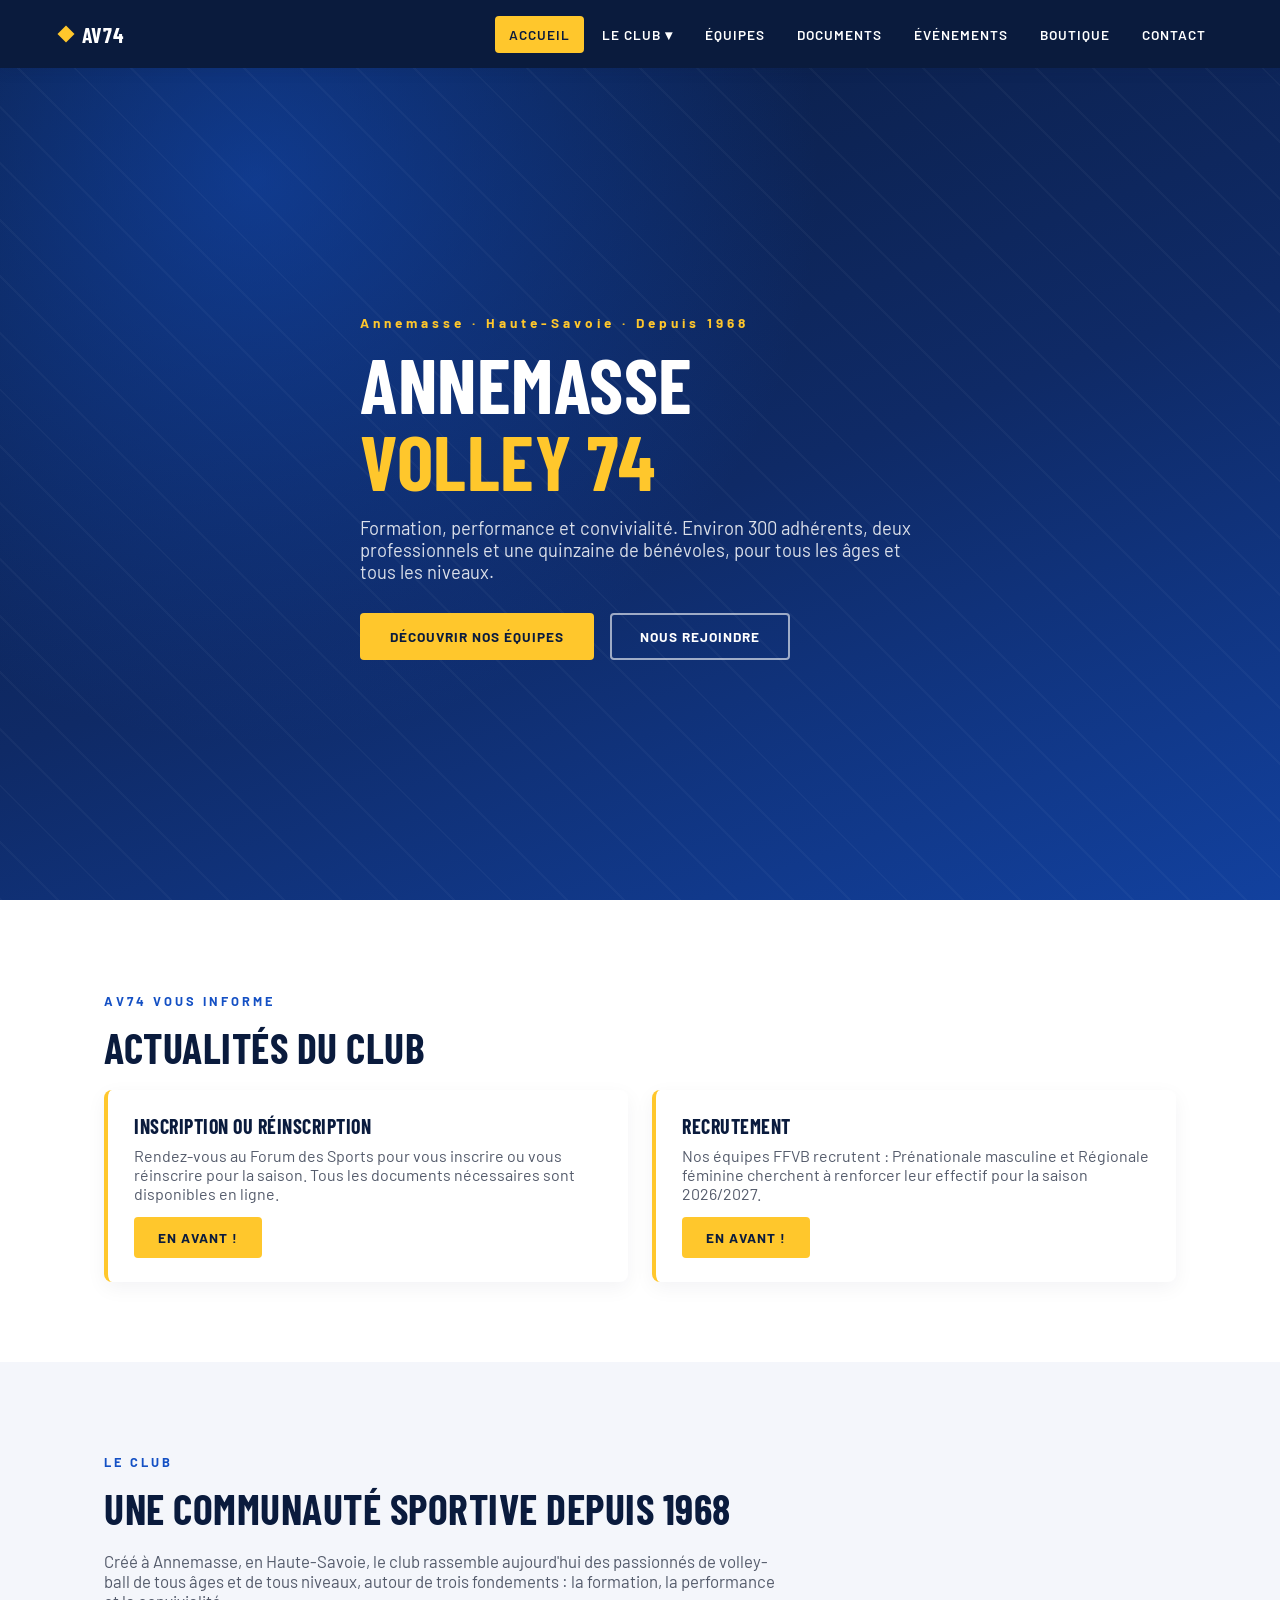
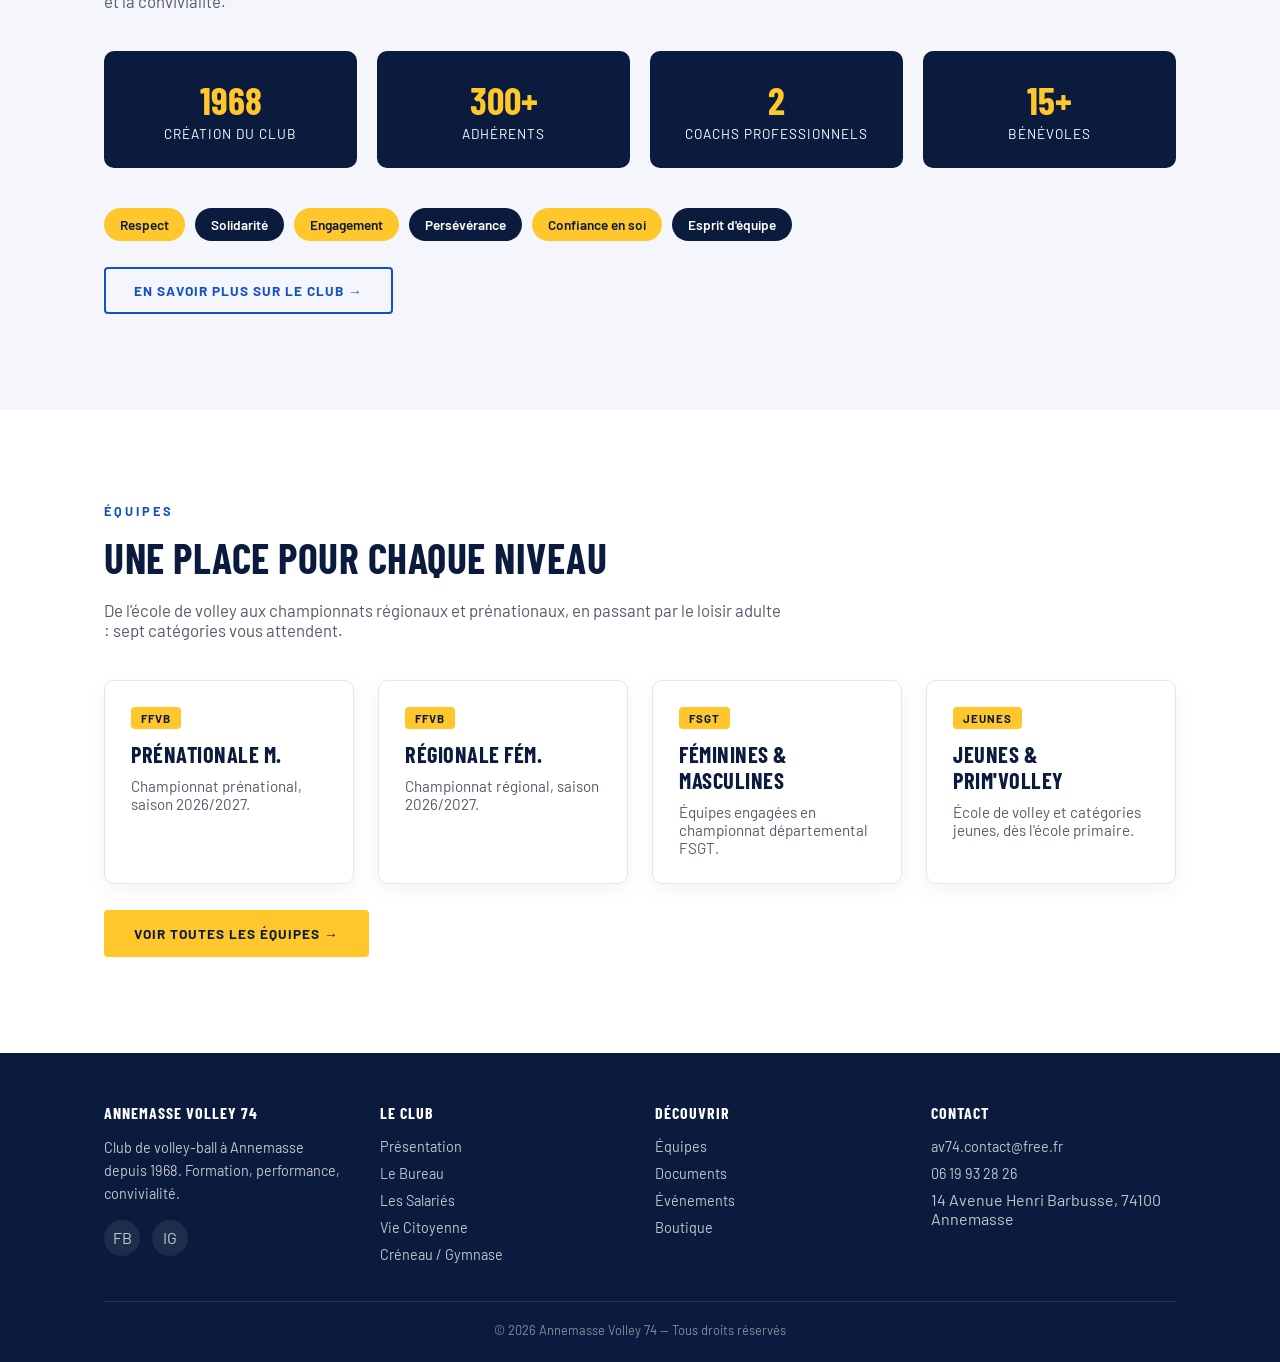
<file: index.html>
<!DOCTYPE html>
<html lang="fr">
<head>
<meta charset="UTF-8">
<meta name="viewport" content="width=device-width, initial-scale=1.0">
<title>Annemasse Volley 74 | Club de volley-ball à Annemasse</title>
<meta name="description" content="Annemasse Volley 74, club de volley-ball depuis 1968 : formation, performance et convivialité. Équipes jeunes, adultes et compétition FFVB/FSGT.">
<link rel="preconnect" href="https://fonts.googleapis.com">
<link href="https://fonts.googleapis.com/css2?family=Barlow:wght@400;500;600;700&family=Barlow+Condensed:wght@600;700&display=swap" rel="stylesheet">
<link rel="stylesheet" href="assets/css/style.css">
</head>
<body data-page="accueil">

<nav id="navbar">
    <div class="nav-inner">
        <a href="index.html" class="nav-brand"><span class="brand-mark"></span>AV74</a>
        <input type="checkbox" id="mobile-menu-check" class="mobile-check">
        <ul class="nav-links">
            <li><a href="index.html" data-page="accueil">Accueil</a></li>
            <li class="nav-item">
                <input type="checkbox" id="club-toggle" class="dropdown-check">
                <label for="club-toggle" class="nav-link" data-page="club">Le Club &#9662;</label>
                <ul>
                    <li><a href="le-club.html">Présentation</a></li>
                    <li><a href="bureau.html">Le Bureau</a></li>
                    <li><a href="salaries.html">Les Salariés</a></li>
                    <li><a href="vie-citoyenne.html">Vie Citoyenne</a></li>
                    <li><a href="creneaux.html">Créneau / Gymnase</a></li>
                </ul>
            </li>
            <li><a href="equipes.html" data-page="equipes">Équipes</a></li>
            <li><a href="documents.html" data-page="documents">Documents</a></li>
            <li><a href="evenements.html" data-page="evenements">Événements</a></li>
            <li><a href="boutique.html" data-page="boutique">Boutique</a></li>
            <li><a href="contact.html" data-page="contact">Contact</a></li>
        </ul>
        <label for="mobile-menu-check" class="nav-toggle" aria-label="Ouvrir le menu"><span></span><span></span><span></span></label>
    </div>
</nav>

<section class="hero">
    <div class="container hero-content">
        <p class="eyebrow">Annemasse · Haute-Savoie · Depuis 1968</p>
        <h1>Annemasse<br><span>Volley 74</span></h1>
        <p class="lead">Formation, performance et convivialité. Environ 300 adhérents, deux professionnels et une quinzaine de bénévoles, pour tous les âges et tous les niveaux.</p>
        <div class="hero-actions">
            <a href="equipes.html" class="btn btn-primary">Découvrir nos équipes</a>
            <a href="contact.html" class="btn btn-outline">Nous rejoindre</a>
        </div>
    </div>
</section>

<section class="section">
    <div class="container">
        <p class="section-title">AV74 vous informe</p>
        <h2 class="section-heading">Actualités du club</h2>
        <div class="grid grid-2 reveal">
            <div class="info-block">
                <h3>Inscription ou réinscription</h3>
                <p>Rendez-vous au Forum des Sports pour vous inscrire ou vous réinscrire pour la saison. Tous les documents nécessaires sont disponibles en ligne.</p>
                <a href="documents.html" class="btn btn-primary" style="padding:10px 22px;">En avant !</a>
            </div>
            <div class="info-block">
                <h3>Recrutement</h3>
                <p>Nos équipes FFVB recrutent : Prénationale masculine et Régionale féminine cherchent à renforcer leur effectif pour la saison 2026/2027.</p>
                <a href="mailto:av74.contact@free.fr" class="btn btn-primary" style="padding:10px 22px;">En avant !</a>
            </div>
        </div>
    </div>
</section>

<section class="section section-alt">
    <div class="container">
        <p class="section-title">Le club</p>
        <h2 class="section-heading">Une communauté sportive depuis 1968</h2>
        <p class="section-intro">Créé à Annemasse, en Haute-Savoie, le club rassemble aujourd'hui des passionnés de volley-ball de tous âges et de tous niveaux, autour de trois fondements : la formation, la performance et la convivialité.</p>
        <div class="stats-row reveal">
            <div class="stat"><span class="num">1968</span><span class="label">Création du club</span></div>
            <div class="stat"><span class="num">300+</span><span class="label">Adhérents</span></div>
            <div class="stat"><span class="num">2</span><span class="label">Coachs professionnels</span></div>
            <div class="stat"><span class="num">15+</span><span class="label">Bénévoles</span></div>
        </div>
        <div class="chips reveal">
            <span class="chip jaune">Respect</span>
            <span class="chip">Solidarité</span>
            <span class="chip jaune">Engagement</span>
            <span class="chip">Persévérance</span>
            <span class="chip jaune">Confiance en soi</span>
            <span class="chip">Esprit d'équipe</span>
        </div>
        <p style="margin-top:26px;"><a href="le-club.html" class="btn btn-outline" style="border-color:var(--bleu); color:var(--bleu);">En savoir plus sur le club →</a></p>
    </div>
</section>

<section class="section">
    <div class="container">
        <p class="section-title">Équipes</p>
        <h2 class="section-heading">Une place pour chaque niveau</h2>
        <p class="section-intro">De l'école de volley aux championnats régionaux et prénationaux, en passant par le loisir adulte : sept catégories vous attendent.</p>
        <div class="grid grid-4 reveal">
            <div class="card"><span class="tag">FFVB</span><h3>Prénationale M.</h3><p>Championnat prénational, saison 2026/2027.</p></div>
            <div class="card"><span class="tag">FFVB</span><h3>Régionale Fém.</h3><p>Championnat régional, saison 2026/2027.</p></div>
            <div class="card"><span class="tag">FSGT</span><h3>Féminines & Masculines</h3><p>Équipes engagées en championnat départemental FSGT.</p></div>
            <div class="card"><span class="tag">Jeunes</span><h3>Jeunes & Prim'Volley</h3><p>École de volley et catégories jeunes, dès l'école primaire.</p></div>
        </div>
        <p style="margin-top:26px;"><a href="equipes.html" class="btn btn-primary">Voir toutes les équipes →</a></p>
    </div>
</section>

<footer>
    <div class="container">
        <div class="footer-grid">
            <div>
                <h4>Annemasse Volley 74</h4>
                <p style="font-size:0.9rem; line-height:1.6;">Club de volley-ball à Annemasse depuis 1968. Formation, performance, convivialité.</p>
                <div class="footer-social">
                    <a href="https://www.facebook.com/profile.php?id=61589682020877" target="_blank" rel="noopener" aria-label="Facebook">FB</a>
                    <a href="https://www.instagram.com/annemasse_volley74" target="_blank" rel="noopener" aria-label="Instagram">IG</a>
                </div>
            </div>
            <div>
                <h4>Le Club</h4>
                <ul>
                    <li><a href="le-club.html">Présentation</a></li>
                    <li><a href="bureau.html">Le Bureau</a></li>
                    <li><a href="salaries.html">Les Salariés</a></li>
                    <li><a href="vie-citoyenne.html">Vie Citoyenne</a></li>
                    <li><a href="creneaux.html">Créneau / Gymnase</a></li>
                </ul>
            </div>
            <div>
                <h4>Découvrir</h4>
                <ul>
                    <li><a href="equipes.html">Équipes</a></li>
                    <li><a href="documents.html">Documents</a></li>
                    <li><a href="evenements.html">Événements</a></li>
                    <li><a href="boutique.html">Boutique</a></li>
                </ul>
            </div>
            <div>
                <h4>Contact</h4>
                <ul>
                    <li><a href="mailto:av74.contact@free.fr">av74.contact@free.fr</a></li>
                    <li><a href="tel:0619932826">06 19 93 28 26</a></li>
                    <li>14 Avenue Henri Barbusse, 74100 Annemasse</li>
                </ul>
            </div>
        </div>
        <div class="footer-bottom">© <span id="year"></span> Annemasse Volley 74 — Tous droits réservés</div>
    </div>
</footer>

<script src="assets/js/main.js"></script>
</body>
</html>
</file>
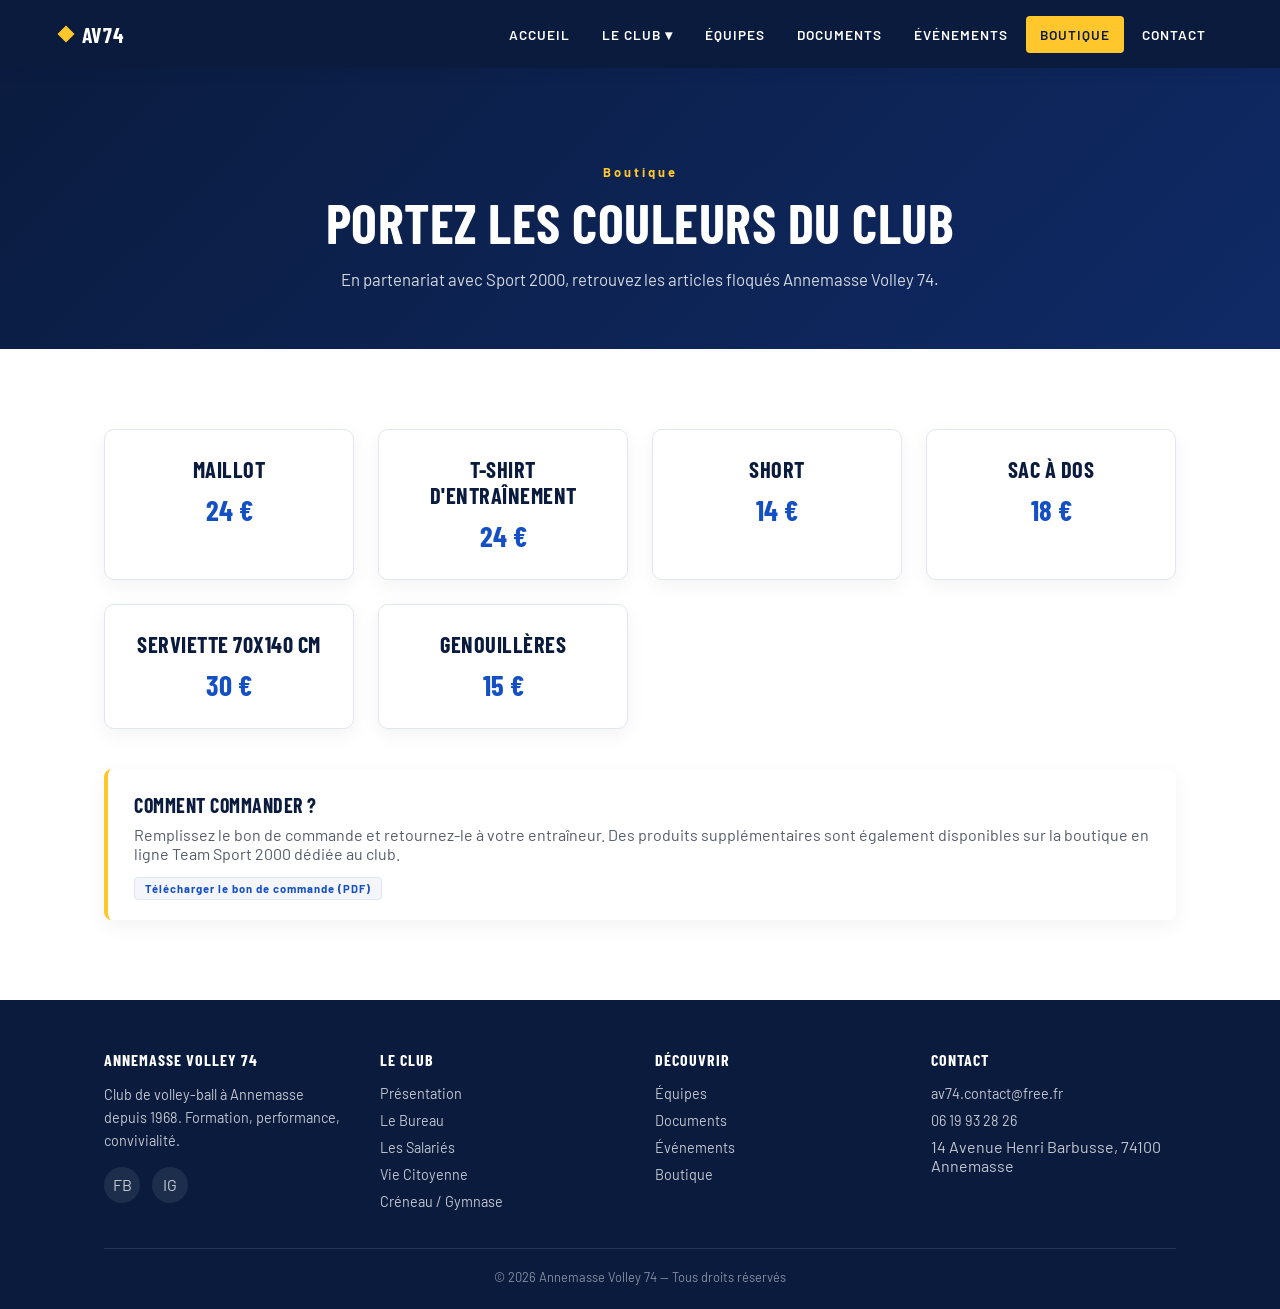
<file: boutique.html>
<!DOCTYPE html>
<html lang="fr">
<head>
<meta charset="UTF-8">
<meta name="viewport" content="width=device-width, initial-scale=1.0">
<title>Boutique | Annemasse Volley 74</title>
<meta name="description" content="La boutique du club Annemasse Volley 74, en partenariat avec Sport 2000.">
<link rel="preconnect" href="https://fonts.googleapis.com">
<link href="https://fonts.googleapis.com/css2?family=Barlow:wght@400;500;600;700&family=Barlow+Condensed:wght@600;700&display=swap" rel="stylesheet">
<link rel="stylesheet" href="assets/css/style.css">
</head>
<body data-page="boutique">

<nav id="navbar">
    <div class="nav-inner">
        <a href="index.html" class="nav-brand"><span class="brand-mark"></span>AV74</a>
        <input type="checkbox" id="mobile-menu-check" class="mobile-check">
        <ul class="nav-links">
            <li><a href="index.html" data-page="accueil">Accueil</a></li>
            <li class="nav-item">
                <input type="checkbox" id="club-toggle" class="dropdown-check">
                <label for="club-toggle" class="nav-link" data-page="club">Le Club &#9662;</label>
                <ul>
                    <li><a href="le-club.html">Présentation</a></li>
                    <li><a href="bureau.html">Le Bureau</a></li>
                    <li><a href="salaries.html">Les Salariés</a></li>
                    <li><a href="vie-citoyenne.html">Vie Citoyenne</a></li>
                    <li><a href="creneaux.html">Créneau / Gymnase</a></li>
                </ul>
            </li>
            <li><a href="equipes.html" data-page="equipes">Équipes</a></li>
            <li><a href="documents.html" data-page="documents">Documents</a></li>
            <li><a href="evenements.html" data-page="evenements">Événements</a></li>
            <li><a href="boutique.html" data-page="boutique">Boutique</a></li>
            <li><a href="contact.html" data-page="contact">Contact</a></li>
        </ul>
        <label for="mobile-menu-check" class="nav-toggle" aria-label="Ouvrir le menu"><span></span><span></span><span></span></label>
    </div>
</nav>

<header class="page-header">
    <div class="container">
        <p class="eyebrow">Boutique</p>
        <h1>Portez les couleurs du club</h1>
        <p>En partenariat avec Sport 2000, retrouvez les articles floqués Annemasse Volley 74.</p>
    </div>
</header>

<section class="section">
    <div class="container">
        <div class="grid grid-3 reveal">
            <div class="card product-card"><h3>Maillot</h3><span class="price">24 €</span></div>
            <div class="card product-card"><h3>T-shirt d'entraînement</h3><span class="price">24 €</span></div>
            <div class="card product-card"><h3>Short</h3><span class="price">14 €</span></div>
            <div class="card product-card"><h3>Sac à dos</h3><span class="price">18 €</span></div>
            <div class="card product-card"><h3>Serviette 70x140 cm</h3><span class="price">30 €</span></div>
            <div class="card product-card"><h3>Genouillères</h3><span class="price">15 €</span></div>
        </div>

        <div class="info-block reveal" style="margin-top:40px;">
            <h3>Comment commander ?</h3>
            <p>Remplissez le bon de commande et retournez-le à votre entraîneur. Des produits supplémentaires sont également disponibles sur la boutique en ligne Team Sport 2000 dédiée au club.</p>
            <a href="#" class="doc-badge">Télécharger le bon de commande (PDF)</a>
        </div>
    </div>
</section>

<footer>
    <div class="container">
        <div class="footer-grid">
            <div>
                <h4>Annemasse Volley 74</h4>
                <p style="font-size:0.9rem; line-height:1.6;">Club de volley-ball à Annemasse depuis 1968. Formation, performance, convivialité.</p>
                <div class="footer-social">
                    <a href="https://www.facebook.com/profile.php?id=61589682020877" target="_blank" rel="noopener" aria-label="Facebook">FB</a>
                    <a href="https://www.instagram.com/annemasse_volley74" target="_blank" rel="noopener" aria-label="Instagram">IG</a>
                </div>
            </div>
            <div>
                <h4>Le Club</h4>
                <ul>
                    <li><a href="le-club.html">Présentation</a></li>
                    <li><a href="bureau.html">Le Bureau</a></li>
                    <li><a href="salaries.html">Les Salariés</a></li>
                    <li><a href="vie-citoyenne.html">Vie Citoyenne</a></li>
                    <li><a href="creneaux.html">Créneau / Gymnase</a></li>
                </ul>
            </div>
            <div>
                <h4>Découvrir</h4>
                <ul>
                    <li><a href="equipes.html">Équipes</a></li>
                    <li><a href="documents.html">Documents</a></li>
                    <li><a href="evenements.html">Événements</a></li>
                    <li><a href="boutique.html">Boutique</a></li>
                </ul>
            </div>
            <div>
                <h4>Contact</h4>
                <ul>
                    <li><a href="mailto:av74.contact@free.fr">av74.contact@free.fr</a></li>
                    <li><a href="tel:0619932826">06 19 93 28 26</a></li>
                    <li>14 Avenue Henri Barbusse, 74100 Annemasse</li>
                </ul>
            </div>
        </div>
        <div class="footer-bottom">© <span id="year"></span> Annemasse Volley 74 — Tous droits réservés</div>
    </div>
</footer>

<script src="assets/js/main.js"></script>
</body>
</html>
</file>
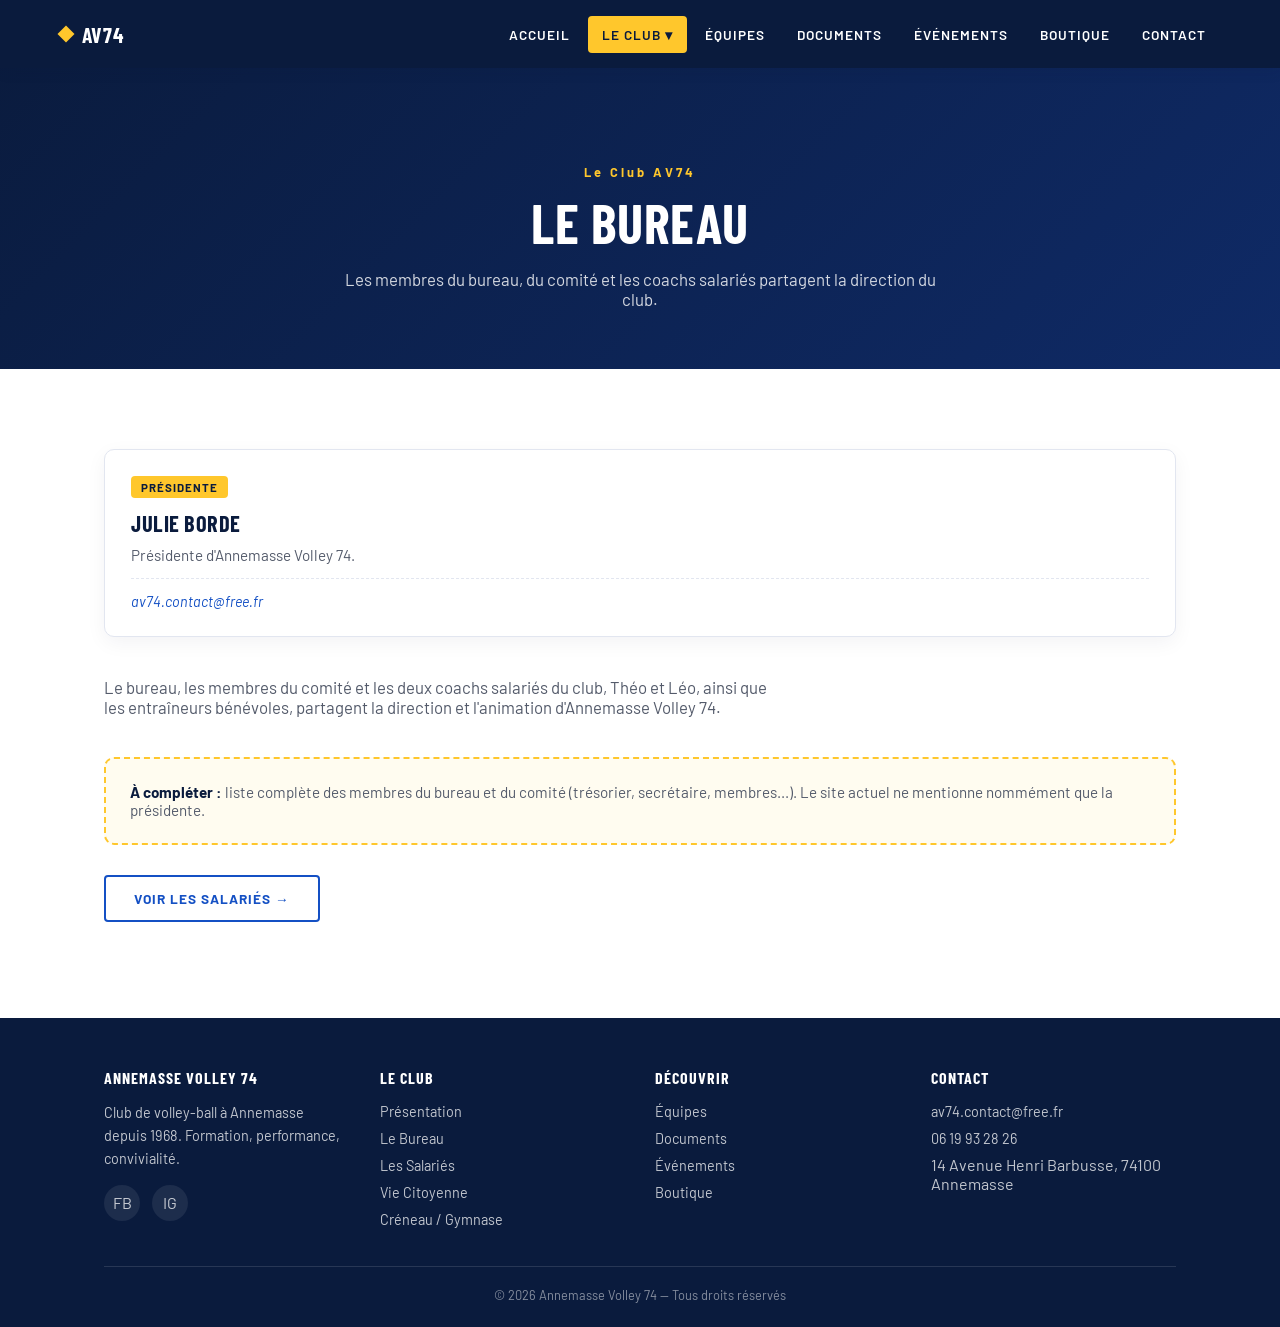
<file: bureau.html>
<!DOCTYPE html>
<html lang="fr">
<head>
<meta charset="UTF-8">
<meta name="viewport" content="width=device-width, initial-scale=1.0">
<title>Le Bureau | Annemasse Volley 74</title>
<meta name="description" content="Le bureau et le comité d'Annemasse Volley 74.">
<link rel="preconnect" href="https://fonts.googleapis.com">
<link href="https://fonts.googleapis.com/css2?family=Barlow:wght@400;500;600;700&family=Barlow+Condensed:wght@600;700&display=swap" rel="stylesheet">
<link rel="stylesheet" href="assets/css/style.css">
</head>
<body data-page="club">

<nav id="navbar">
    <div class="nav-inner">
        <a href="index.html" class="nav-brand"><span class="brand-mark"></span>AV74</a>
        <input type="checkbox" id="mobile-menu-check" class="mobile-check">
        <ul class="nav-links">
            <li><a href="index.html" data-page="accueil">Accueil</a></li>
            <li class="nav-item">
                <input type="checkbox" id="club-toggle" class="dropdown-check">
                <label for="club-toggle" class="nav-link" data-page="club">Le Club &#9662;</label>
                <ul>
                    <li><a href="le-club.html">Présentation</a></li>
                    <li><a href="bureau.html">Le Bureau</a></li>
                    <li><a href="salaries.html">Les Salariés</a></li>
                    <li><a href="vie-citoyenne.html">Vie Citoyenne</a></li>
                    <li><a href="creneaux.html">Créneau / Gymnase</a></li>
                </ul>
            </li>
            <li><a href="equipes.html" data-page="equipes">Équipes</a></li>
            <li><a href="documents.html" data-page="documents">Documents</a></li>
            <li><a href="evenements.html" data-page="evenements">Événements</a></li>
            <li><a href="boutique.html" data-page="boutique">Boutique</a></li>
            <li><a href="contact.html" data-page="contact">Contact</a></li>
        </ul>
        <label for="mobile-menu-check" class="nav-toggle" aria-label="Ouvrir le menu"><span></span><span></span><span></span></label>
    </div>
</nav>

<header class="page-header">
    <div class="container">
        <p class="eyebrow">Le Club AV74</p>
        <h1>Le Bureau</h1>
        <p>Les membres du bureau, du comité et les coachs salariés partagent la direction du club.</p>
    </div>
</header>

<section class="section">
    <div class="container">
        <div class="grid grid-3 reveal">
            <div class="card">
                <span class="tag">Présidente</span>
                <h3>Julie Borde</h3>
                <p>Présidente d'Annemasse Volley 74.</p>
                <p class="quote">av74.contact@free.fr</p>
            </div>
        </div>

        <p class="section-intro" style="margin-top:40px;">
            Le bureau, les membres du comité et les deux coachs salariés du club, Théo et Léo, ainsi que les entraîneurs bénévoles, partagent la direction et l'animation d'Annemasse Volley 74.
        </p>

        <div class="placeholder-block reveal">
            <strong>À compléter :</strong> liste complète des membres du bureau et du comité (trésorier, secrétaire, membres...). Le site actuel ne mentionne nommément que la présidente.
        </div>

        <p style="margin-top:30px;"><a href="salaries.html" class="btn btn-outline" style="border-color:var(--bleu); color:var(--bleu);">Voir les salariés →</a></p>
    </div>
</section>

<footer>
    <div class="container">
        <div class="footer-grid">
            <div>
                <h4>Annemasse Volley 74</h4>
                <p style="font-size:0.9rem; line-height:1.6;">Club de volley-ball à Annemasse depuis 1968. Formation, performance, convivialité.</p>
                <div class="footer-social">
                    <a href="https://www.facebook.com/profile.php?id=61589682020877" target="_blank" rel="noopener" aria-label="Facebook">FB</a>
                    <a href="https://www.instagram.com/annemasse_volley74" target="_blank" rel="noopener" aria-label="Instagram">IG</a>
                </div>
            </div>
            <div>
                <h4>Le Club</h4>
                <ul>
                    <li><a href="le-club.html">Présentation</a></li>
                    <li><a href="bureau.html">Le Bureau</a></li>
                    <li><a href="salaries.html">Les Salariés</a></li>
                    <li><a href="vie-citoyenne.html">Vie Citoyenne</a></li>
                    <li><a href="creneaux.html">Créneau / Gymnase</a></li>
                </ul>
            </div>
            <div>
                <h4>Découvrir</h4>
                <ul>
                    <li><a href="equipes.html">Équipes</a></li>
                    <li><a href="documents.html">Documents</a></li>
                    <li><a href="evenements.html">Événements</a></li>
                    <li><a href="boutique.html">Boutique</a></li>
                </ul>
            </div>
            <div>
                <h4>Contact</h4>
                <ul>
                    <li><a href="mailto:av74.contact@free.fr">av74.contact@free.fr</a></li>
                    <li><a href="tel:0619932826">06 19 93 28 26</a></li>
                    <li>14 Avenue Henri Barbusse, 74100 Annemasse</li>
                </ul>
            </div>
        </div>
        <div class="footer-bottom">© <span id="year"></span> Annemasse Volley 74 — Tous droits réservés</div>
    </div>
</footer>

<script src="assets/js/main.js"></script>
</body>
</html>
</file>
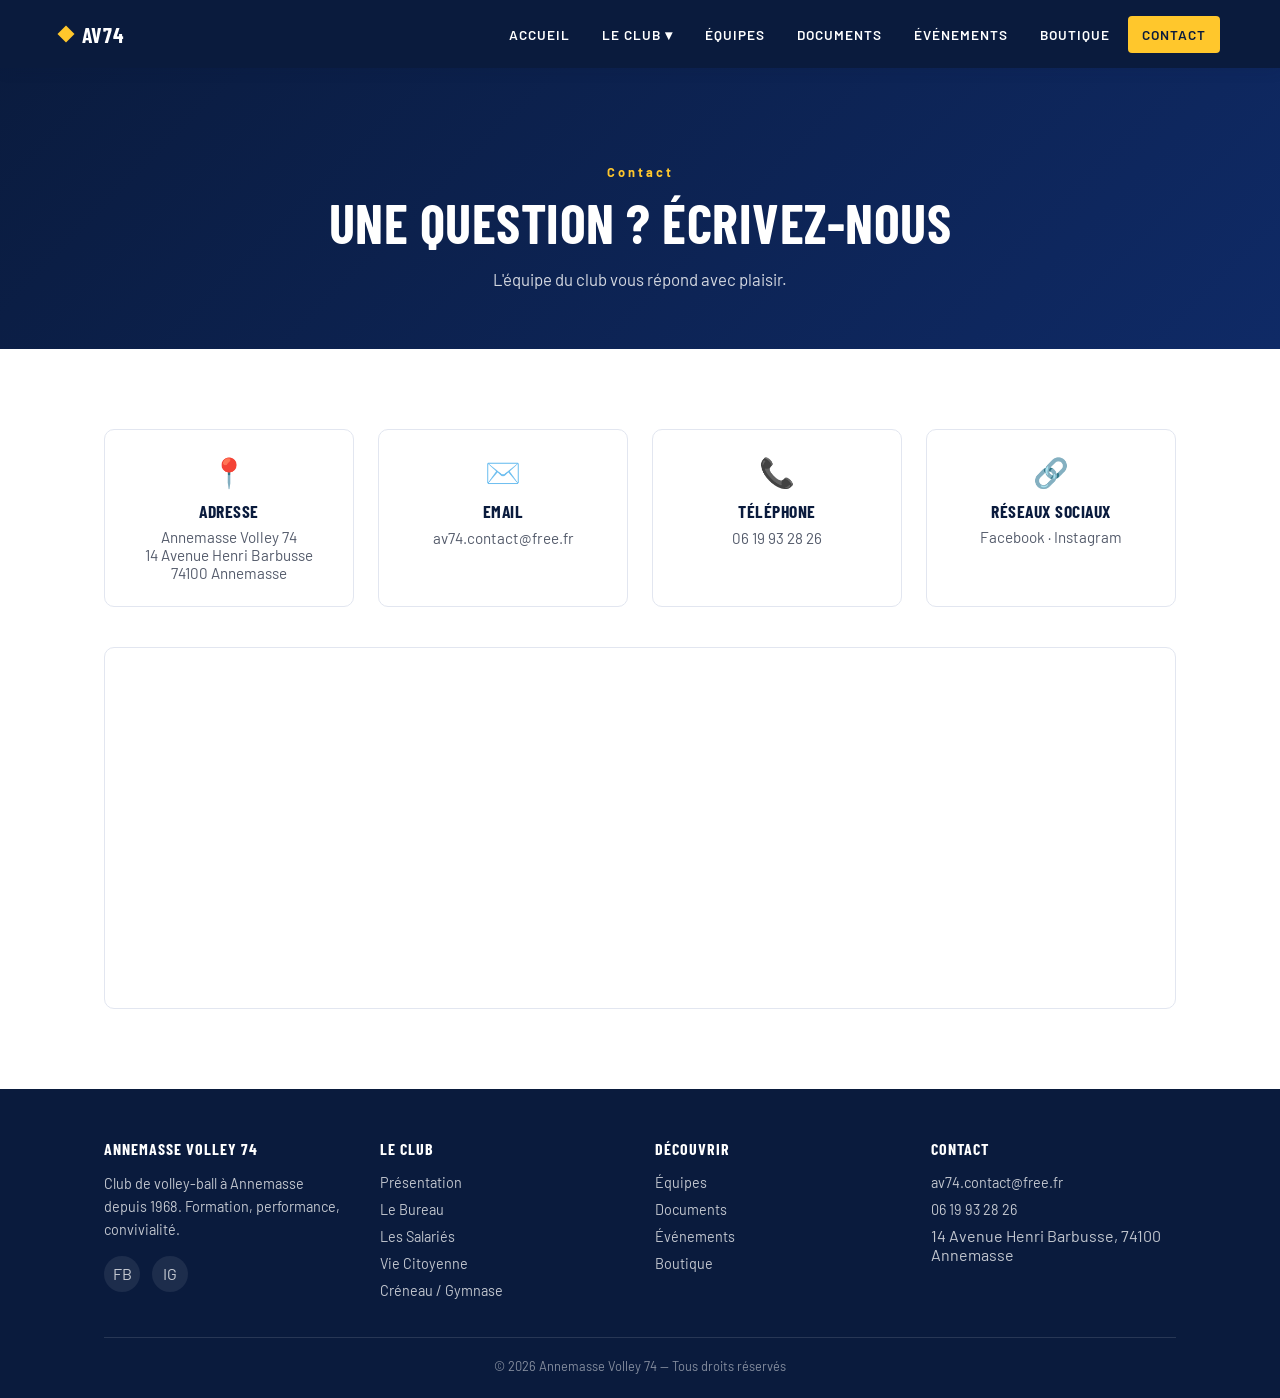
<file: contact.html>
<!DOCTYPE html>
<html lang="fr">
<head>
<meta charset="UTF-8">
<meta name="viewport" content="width=device-width, initial-scale=1.0">
<title>Contact | Annemasse Volley 74</title>
<meta name="description" content="Contactez Annemasse Volley 74 : adresse, email, téléphone, réseaux sociaux.">
<link rel="preconnect" href="https://fonts.googleapis.com">
<link href="https://fonts.googleapis.com/css2?family=Barlow:wght@400;500;600;700&family=Barlow+Condensed:wght@600;700&display=swap" rel="stylesheet">
<link rel="stylesheet" href="assets/css/style.css">
</head>
<body data-page="contact">

<nav id="navbar">
    <div class="nav-inner">
        <a href="index.html" class="nav-brand"><span class="brand-mark"></span>AV74</a>
        <input type="checkbox" id="mobile-menu-check" class="mobile-check">
        <ul class="nav-links">
            <li><a href="index.html" data-page="accueil">Accueil</a></li>
            <li class="nav-item">
                <input type="checkbox" id="club-toggle" class="dropdown-check">
                <label for="club-toggle" class="nav-link" data-page="club">Le Club &#9662;</label>
                <ul>
                    <li><a href="le-club.html">Présentation</a></li>
                    <li><a href="bureau.html">Le Bureau</a></li>
                    <li><a href="salaries.html">Les Salariés</a></li>
                    <li><a href="vie-citoyenne.html">Vie Citoyenne</a></li>
                    <li><a href="creneaux.html">Créneau / Gymnase</a></li>
                </ul>
            </li>
            <li><a href="equipes.html" data-page="equipes">Équipes</a></li>
            <li><a href="documents.html" data-page="documents">Documents</a></li>
            <li><a href="evenements.html" data-page="evenements">Événements</a></li>
            <li><a href="boutique.html" data-page="boutique">Boutique</a></li>
            <li><a href="contact.html" data-page="contact">Contact</a></li>
        </ul>
        <label for="mobile-menu-check" class="nav-toggle" aria-label="Ouvrir le menu"><span></span><span></span><span></span></label>
    </div>
</nav>

<header class="page-header">
    <div class="container">
        <p class="eyebrow">Contact</p>
        <h1>Une question ? Écrivez-nous</h1>
        <p>L'équipe du club vous répond avec plaisir.</p>
    </div>
</header>

<section class="section">
    <div class="container">
        <div class="contact-grid reveal">
            <div class="contact-item">
                <div class="icon">📍</div>
                <h3>Adresse</h3>
                <p>Annemasse Volley 74<br>14 Avenue Henri Barbusse<br>74100 Annemasse</p>
            </div>
            <div class="contact-item">
                <div class="icon">✉️</div>
                <h3>Email</h3>
                <a href="mailto:av74.contact@free.fr">av74.contact@free.fr</a>
            </div>
            <div class="contact-item">
                <div class="icon">📞</div>
                <h3>Téléphone</h3>
                <a href="tel:0619932826">06 19 93 28 26</a>
            </div>
            <div class="contact-item">
                <div class="icon">🔗</div>
                <h3>Réseaux sociaux</h3>
                <p><a href="https://www.facebook.com/profile.php?id=61589682020877" target="_blank" rel="noopener">Facebook</a> · <a href="https://www.instagram.com/annemasse_volley74" target="_blank" rel="noopener">Instagram</a></p>
            </div>
        </div>

        <div class="map-embed reveal">
            <iframe title="Localisation Annemasse Volley 74" loading="lazy" src="https://www.openstreetmap.org/export/embed.html?bbox=6.226%2C46.187%2C6.246%2C46.199&layer=mapnik&marker=46.193%2C6.236"></iframe>
        </div>
    </div>
</section>

<footer>
    <div class="container">
        <div class="footer-grid">
            <div>
                <h4>Annemasse Volley 74</h4>
                <p style="font-size:0.9rem; line-height:1.6;">Club de volley-ball à Annemasse depuis 1968. Formation, performance, convivialité.</p>
                <div class="footer-social">
                    <a href="https://www.facebook.com/profile.php?id=61589682020877" target="_blank" rel="noopener" aria-label="Facebook">FB</a>
                    <a href="https://www.instagram.com/annemasse_volley74" target="_blank" rel="noopener" aria-label="Instagram">IG</a>
                </div>
            </div>
            <div>
                <h4>Le Club</h4>
                <ul>
                    <li><a href="le-club.html">Présentation</a></li>
                    <li><a href="bureau.html">Le Bureau</a></li>
                    <li><a href="salaries.html">Les Salariés</a></li>
                    <li><a href="vie-citoyenne.html">Vie Citoyenne</a></li>
                    <li><a href="creneaux.html">Créneau / Gymnase</a></li>
                </ul>
            </div>
            <div>
                <h4>Découvrir</h4>
                <ul>
                    <li><a href="equipes.html">Équipes</a></li>
                    <li><a href="documents.html">Documents</a></li>
                    <li><a href="evenements.html">Événements</a></li>
                    <li><a href="boutique.html">Boutique</a></li>
                </ul>
            </div>
            <div>
                <h4>Contact</h4>
                <ul>
                    <li><a href="mailto:av74.contact@free.fr">av74.contact@free.fr</a></li>
                    <li><a href="tel:0619932826">06 19 93 28 26</a></li>
                    <li>14 Avenue Henri Barbusse, 74100 Annemasse</li>
                </ul>
            </div>
        </div>
        <div class="footer-bottom">© <span id="year"></span> Annemasse Volley 74 — Tous droits réservés</div>
    </div>
</footer>

<script src="assets/js/main.js"></script>
</body>
</html>
</file>
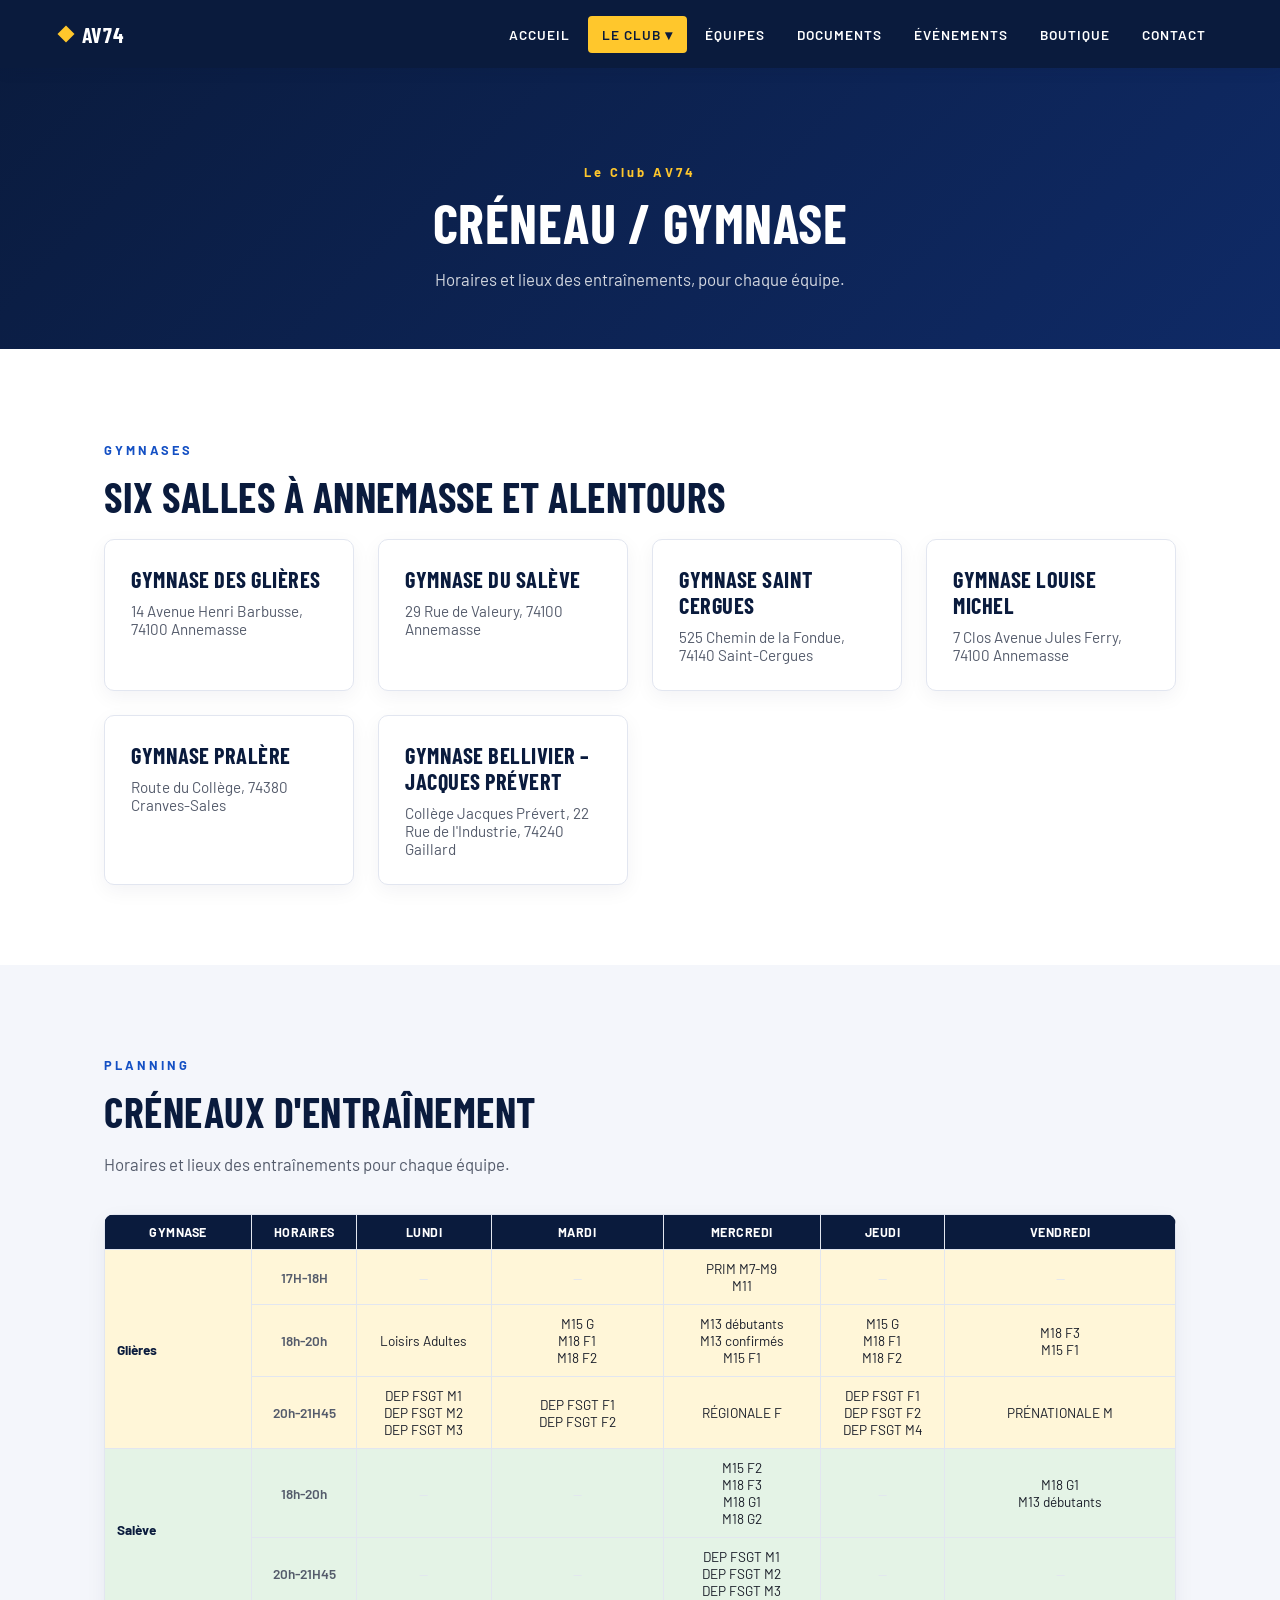
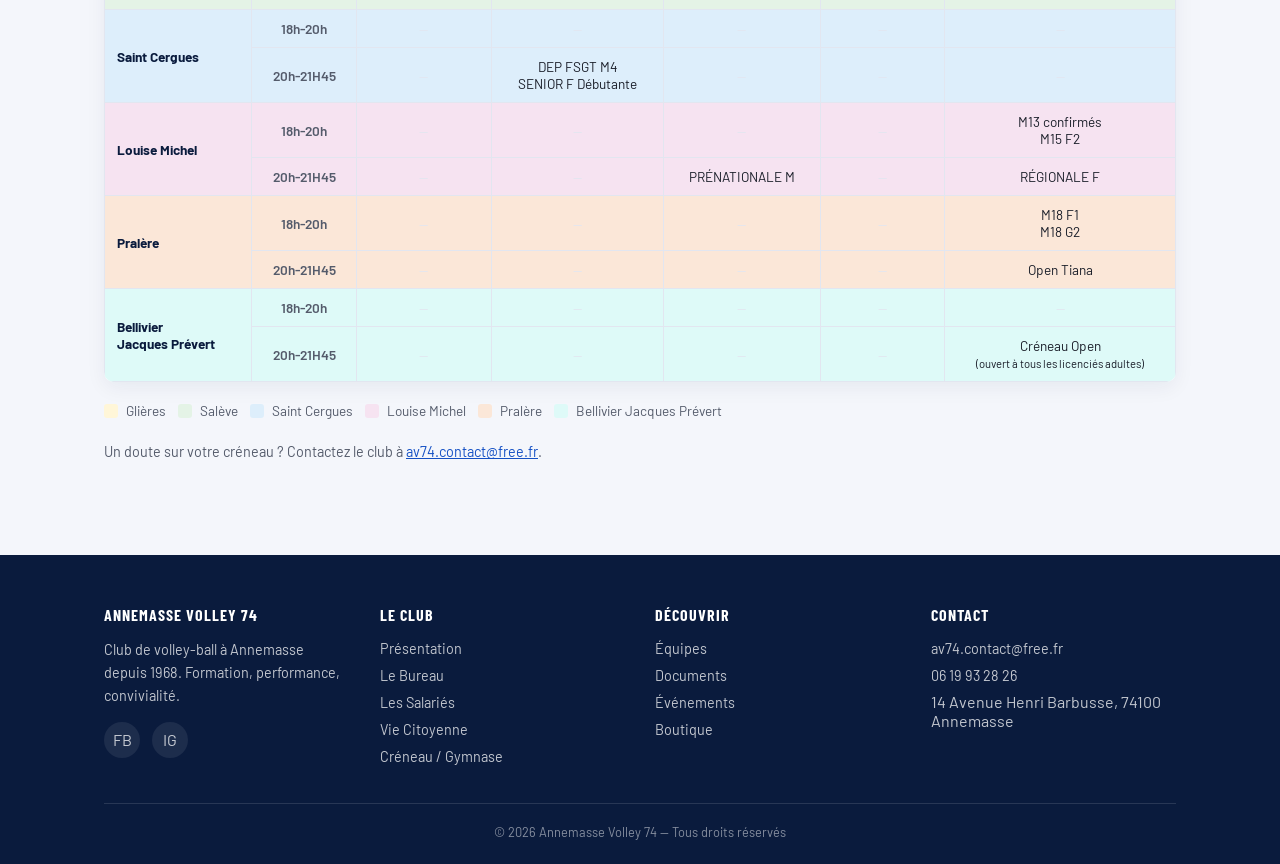
<file: creneaux.html>
<!DOCTYPE html>
<html lang="fr">
<head>
<meta charset="UTF-8">
<meta name="viewport" content="width=device-width, initial-scale=1.0">
<title>Créneau / Gymnase | Annemasse Volley 74</title>
<meta name="description" content="Horaires et lieux des entraînements Annemasse Volley 74, par équipe et par gymnase.">
<link rel="preconnect" href="https://fonts.googleapis.com">
<link href="https://fonts.googleapis.com/css2?family=Barlow:wght@400;500;600;700&family=Barlow+Condensed:wght@600;700&display=swap" rel="stylesheet">
<link rel="stylesheet" href="assets/css/style.css">
</head>
<body data-page="club">

<nav id="navbar">
    <div class="nav-inner">
        <a href="index.html" class="nav-brand"><span class="brand-mark"></span>AV74</a>
        <input type="checkbox" id="mobile-menu-check" class="mobile-check">
        <ul class="nav-links">
            <li><a href="index.html" data-page="accueil">Accueil</a></li>
            <li class="nav-item">
                <input type="checkbox" id="club-toggle" class="dropdown-check">
                <label for="club-toggle" class="nav-link" data-page="club">Le Club &#9662;</label>
                <ul>
                    <li><a href="le-club.html">Présentation</a></li>
                    <li><a href="bureau.html">Le Bureau</a></li>
                    <li><a href="salaries.html">Les Salariés</a></li>
                    <li><a href="vie-citoyenne.html">Vie Citoyenne</a></li>
                    <li><a href="creneaux.html">Créneau / Gymnase</a></li>
                </ul>
            </li>
            <li><a href="equipes.html" data-page="equipes">Équipes</a></li>
            <li><a href="documents.html" data-page="documents">Documents</a></li>
            <li><a href="evenements.html" data-page="evenements">Événements</a></li>
            <li><a href="boutique.html" data-page="boutique">Boutique</a></li>
            <li><a href="contact.html" data-page="contact">Contact</a></li>
        </ul>
        <label for="mobile-menu-check" class="nav-toggle" aria-label="Ouvrir le menu"><span></span><span></span><span></span></label>
    </div>
</nav>

<header class="page-header">
    <div class="container">
        <p class="eyebrow">Le Club AV74</p>
        <h1>Créneau / Gymnase</h1>
        <p>Horaires et lieux des entraînements, pour chaque équipe.</p>
    </div>
</header>

<section class="section">
    <div class="container">
        <p class="section-title">Gymnases</p>
        <h2 class="section-heading">Six salles à Annemasse et alentours</h2>
        <div class="grid grid-3 reveal">
            <div class="card"><h3>Gymnase des Glières</h3><p>14 Avenue Henri Barbusse, 74100 Annemasse</p></div>
            <div class="card"><h3>Gymnase du Salève</h3><p>29 Rue de Valeury, 74100 Annemasse</p></div>
            <div class="card"><h3>Gymnase Saint Cergues</h3><p>525 Chemin de la Fondue, 74140 Saint-Cergues</p></div>
            <div class="card"><h3>Gymnase Louise Michel</h3><p>7 Clos Avenue Jules Ferry, 74100 Annemasse</p></div>
            <div class="card"><h3>Gymnase Pralère</h3><p>Route du Collège, 74380 Cranves-Sales</p></div>
            <div class="card"><h3>Gymnase Bellivier – Jacques Prévert</h3><p>Collège Jacques Prévert, 22 Rue de l'Industrie, 74240 Gaillard</p></div>
        </div>
    </div>
</section>

<section class="section section-alt">
    <div class="container">
        <p class="section-title">Planning</p>
        <h2 class="section-heading">Créneaux d'entraînement</h2>
        <p class="section-intro">Horaires et lieux des entraînements pour chaque équipe.</p>

        <div class="table-wrap reveal">
            <table class="creneaux">
                <thead>
                    <tr>
                        <th>Gymnase</th>
                        <th>Horaires</th>
                        <th>Lundi</th>
                        <th>Mardi</th>
                        <th>Mercredi</th>
                        <th>Jeudi</th>
                        <th>Vendredi</th>
                    </tr>
                </thead>
                <tbody>
                    <tr class="gym-glieres">
                        <td class="gymnase" rowspan="3">Glières</td>
                        <td class="horaire">17H-18H</td>
                        <td class="vide">—</td>
                        <td class="vide">—</td>
                        <td>PRIM M7-M9<br>M11</td>
                        <td class="vide">—</td>
                        <td class="vide">—</td>
                    </tr>
                    <tr class="gym-glieres">
                        <td class="horaire">18h-20h</td>
                        <td>Loisirs Adultes</td>
                        <td>M15 G<br>M18 F1<br>M18 F2</td>
                        <td>M13 débutants<br>M13 confirmés<br>M15 F1</td>
                        <td>M15 G<br>M18 F1<br>M18 F2</td>
                        <td>M18 F3<br>M15 F1</td>
                    </tr>
                    <tr class="gym-glieres">
                        <td class="horaire">20h-21H45</td>
                        <td>DEP FSGT M1<br>DEP FSGT M2<br>DEP FSGT M3</td>
                        <td>DEP FSGT F1<br>DEP FSGT F2</td>
                        <td>RÉGIONALE F</td>
                        <td>DEP FSGT F1<br>DEP FSGT F2<br>DEP FSGT M4</td>
                        <td>PRÉNATIONALE M</td>
                    </tr>

                    <tr class="gym-saleve">
                        <td class="gymnase" rowspan="2">Salève</td>
                        <td class="horaire">18h-20h</td>
                        <td class="vide">—</td>
                        <td class="vide">—</td>
                        <td>M15 F2<br>M18 F3<br>M18 G1<br>M18 G2</td>
                        <td class="vide">—</td>
                        <td>M18 G1<br>M13 débutants</td>
                    </tr>
                    <tr class="gym-saleve">
                        <td class="horaire">20h-21H45</td>
                        <td class="vide">—</td>
                        <td class="vide">—</td>
                        <td>DEP FSGT M1<br>DEP FSGT M2<br>DEP FSGT M3</td>
                        <td class="vide">—</td>
                        <td class="vide">—</td>
                    </tr>

                    <tr class="gym-cergues">
                        <td class="gymnase" rowspan="2">Saint Cergues</td>
                        <td class="horaire">18h-20h</td>
                        <td class="vide">—</td>
                        <td class="vide">—</td>
                        <td class="vide">—</td>
                        <td class="vide">—</td>
                        <td class="vide">—</td>
                    </tr>
                    <tr class="gym-cergues">
                        <td class="horaire">20h-21H45</td>
                        <td class="vide">—</td>
                        <td>DEP FSGT M4<br>SENIOR F Débutante</td>
                        <td class="vide">—</td>
                        <td class="vide">—</td>
                        <td class="vide">—</td>
                    </tr>

                    <tr class="gym-louise-michel">
                        <td class="gymnase" rowspan="2">Louise Michel</td>
                        <td class="horaire">18h-20h</td>
                        <td class="vide">—</td>
                        <td class="vide">—</td>
                        <td class="vide">—</td>
                        <td class="vide">—</td>
                        <td>M13 confirmés<br>M15 F2</td>
                    </tr>
                    <tr class="gym-louise-michel">
                        <td class="horaire">20h-21H45</td>
                        <td class="vide">—</td>
                        <td class="vide">—</td>
                        <td>PRÉNATIONALE M</td>
                        <td class="vide">—</td>
                        <td>RÉGIONALE F</td>
                    </tr>

                    <tr class="gym-pralere">
                        <td class="gymnase" rowspan="2">Pralère</td>
                        <td class="horaire">18h-20h</td>
                        <td class="vide">—</td>
                        <td class="vide">—</td>
                        <td class="vide">—</td>
                        <td class="vide">—</td>
                        <td>M18 F1<br>M18 G2</td>
                    </tr>
                    <tr class="gym-pralere">
                        <td class="horaire">20h-21H45</td>
                        <td class="vide">—</td>
                        <td class="vide">—</td>
                        <td class="vide">—</td>
                        <td class="vide">—</td>
                        <td>Open Tiana</td>
                    </tr>

                    <tr class="gym-bellivier">
                        <td class="gymnase" rowspan="2">Bellivier<br>Jacques Prévert</td>
                        <td class="horaire">18h-20h</td>
                        <td class="vide">—</td>
                        <td class="vide">—</td>
                        <td class="vide">—</td>
                        <td class="vide">—</td>
                        <td class="vide">—</td>
                    </tr>
                    <tr class="gym-bellivier">
                        <td class="horaire">20h-21H45</td>
                        <td class="vide">—</td>
                        <td class="vide">—</td>
                        <td class="vide">—</td>
                        <td class="vide">—</td>
                        <td>Créneau Open<br><small>(ouvert à tous les licenciés adultes)</small></td>
                    </tr>
                </tbody>
            </table>
        </div>

        <div class="legend reveal">
            <div class="legend-item"><span class="legend-swatch" style="background:#FFF6D8;"></span>Glières</div>
            <div class="legend-item"><span class="legend-swatch" style="background:#E4F3E6;"></span>Salève</div>
            <div class="legend-item"><span class="legend-swatch" style="background:#DDEEFB;"></span>Saint Cergues</div>
            <div class="legend-item"><span class="legend-swatch" style="background:#F6E3F1;"></span>Louise Michel</div>
            <div class="legend-item"><span class="legend-swatch" style="background:#FBE7D8;"></span>Pralère</div>
            <div class="legend-item"><span class="legend-swatch" style="background:#DEFAF8;"></span>Bellivier Jacques Prévert</div>
        </div>

        <p style="margin-top:24px; color:var(--texte-doux); font-size:0.9rem;">Un doute sur votre créneau ? Contactez le club à <a href="mailto:av74.contact@free.fr" style="color:var(--bleu);">av74.contact@free.fr</a>.</p>
    </div>
</section>

<footer>
    <div class="container">
        <div class="footer-grid">
            <div>
                <h4>Annemasse Volley 74</h4>
                <p style="font-size:0.9rem; line-height:1.6;">Club de volley-ball à Annemasse depuis 1968. Formation, performance, convivialité.</p>
                <div class="footer-social">
                    <a href="https://www.facebook.com/profile.php?id=61589682020877" target="_blank" rel="noopener" aria-label="Facebook">FB</a>
                    <a href="https://www.instagram.com/annemasse_volley74" target="_blank" rel="noopener" aria-label="Instagram">IG</a>
                </div>
            </div>
            <div>
                <h4>Le Club</h4>
                <ul>
                    <li><a href="le-club.html">Présentation</a></li>
                    <li><a href="bureau.html">Le Bureau</a></li>
                    <li><a href="salaries.html">Les Salariés</a></li>
                    <li><a href="vie-citoyenne.html">Vie Citoyenne</a></li>
                    <li><a href="creneaux.html">Créneau / Gymnase</a></li>
                </ul>
            </div>
            <div>
                <h4>Découvrir</h4>
                <ul>
                    <li><a href="equipes.html">Équipes</a></li>
                    <li><a href="documents.html">Documents</a></li>
                    <li><a href="evenements.html">Événements</a></li>
                    <li><a href="boutique.html">Boutique</a></li>
                </ul>
            </div>
            <div>
                <h4>Contact</h4>
                <ul>
                    <li><a href="mailto:av74.contact@free.fr">av74.contact@free.fr</a></li>
                    <li><a href="tel:0619932826">06 19 93 28 26</a></li>
                    <li>14 Avenue Henri Barbusse, 74100 Annemasse</li>
                </ul>
            </div>
        </div>
        <div class="footer-bottom">© <span id="year"></span> Annemasse Volley 74 — Tous droits réservés</div>
    </div>
</footer>

<script src="assets/js/main.js"></script>
</body>
</html>
</file>
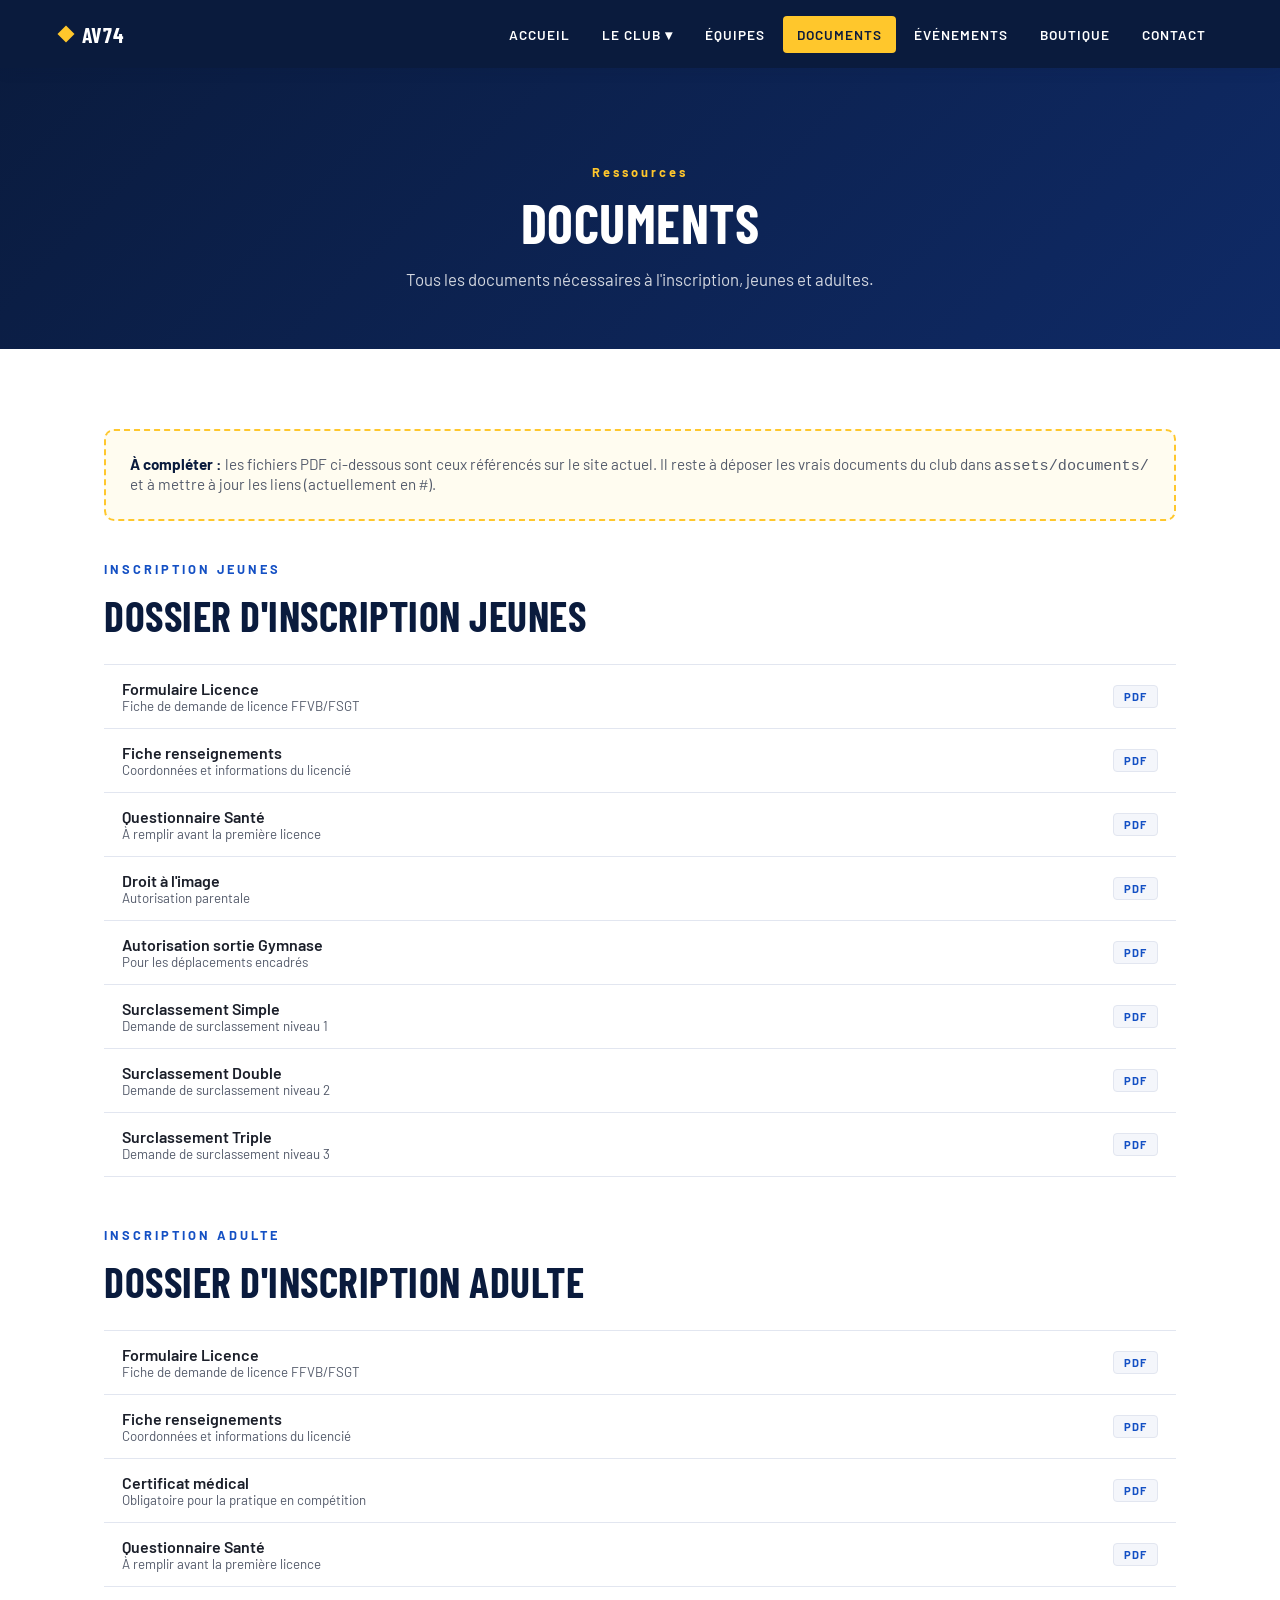
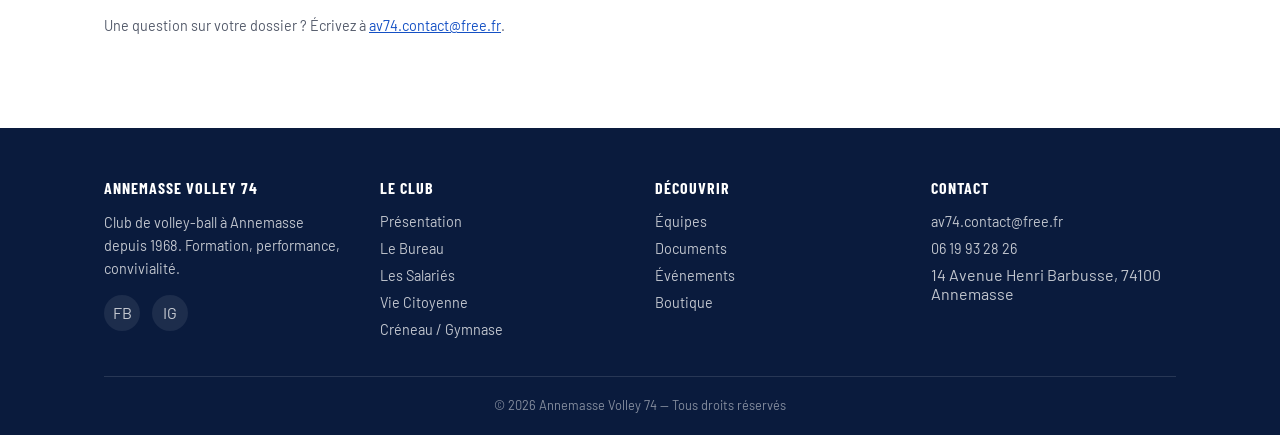
<file: documents.html>
<!DOCTYPE html>
<html lang="fr">
<head>
<meta charset="UTF-8">
<meta name="viewport" content="width=device-width, initial-scale=1.0">
<title>Documents | Annemasse Volley 74</title>
<meta name="description" content="Documents d'inscription jeunes et adultes pour Annemasse Volley 74.">
<link rel="preconnect" href="https://fonts.googleapis.com">
<link href="https://fonts.googleapis.com/css2?family=Barlow:wght@400;500;600;700&family=Barlow+Condensed:wght@600;700&display=swap" rel="stylesheet">
<link rel="stylesheet" href="assets/css/style.css">
</head>
<body data-page="documents">

<nav id="navbar">
    <div class="nav-inner">
        <a href="index.html" class="nav-brand"><span class="brand-mark"></span>AV74</a>
        <input type="checkbox" id="mobile-menu-check" class="mobile-check">
        <ul class="nav-links">
            <li><a href="index.html" data-page="accueil">Accueil</a></li>
            <li class="nav-item">
                <input type="checkbox" id="club-toggle" class="dropdown-check">
                <label for="club-toggle" class="nav-link" data-page="club">Le Club &#9662;</label>
                <ul>
                    <li><a href="le-club.html">Présentation</a></li>
                    <li><a href="bureau.html">Le Bureau</a></li>
                    <li><a href="salaries.html">Les Salariés</a></li>
                    <li><a href="vie-citoyenne.html">Vie Citoyenne</a></li>
                    <li><a href="creneaux.html">Créneau / Gymnase</a></li>
                </ul>
            </li>
            <li><a href="equipes.html" data-page="equipes">Équipes</a></li>
            <li><a href="documents.html" data-page="documents">Documents</a></li>
            <li><a href="evenements.html" data-page="evenements">Événements</a></li>
            <li><a href="boutique.html" data-page="boutique">Boutique</a></li>
            <li><a href="contact.html" data-page="contact">Contact</a></li>
        </ul>
        <label for="mobile-menu-check" class="nav-toggle" aria-label="Ouvrir le menu"><span></span><span></span><span></span></label>
    </div>
</nav>

<header class="page-header">
    <div class="container">
        <p class="eyebrow">Ressources</p>
        <h1>Documents</h1>
        <p>Tous les documents nécessaires à l'inscription, jeunes et adultes.</p>
    </div>
</header>

<section class="section">
    <div class="container">
        <div class="placeholder-block reveal" style="margin-bottom:40px;">
            <strong>À compléter :</strong> les fichiers PDF ci-dessous sont ceux référencés sur le site actuel. Il reste à déposer les vrais documents du club dans <code>assets/documents/</code> et à mettre à jour les liens (actuellement en <code>#</code>).
        </div>

        <p class="section-title">Inscription Jeunes</p>
        <h2 class="section-heading" style="margin-bottom:24px;">Dossier d'inscription jeunes</h2>
        <ul class="doc-list reveal">
            <li><span class="doc-name">Formulaire Licence<small>Fiche de demande de licence FFVB/FSGT</small></span><a href="#" class="doc-badge">PDF</a></li>
            <li><span class="doc-name">Fiche renseignements<small>Coordonnées et informations du licencié</small></span><a href="#" class="doc-badge">PDF</a></li>
            <li><span class="doc-name">Questionnaire Santé<small>À remplir avant la première licence</small></span><a href="#" class="doc-badge">PDF</a></li>
            <li><span class="doc-name">Droit à l'image<small>Autorisation parentale</small></span><a href="#" class="doc-badge">PDF</a></li>
            <li><span class="doc-name">Autorisation sortie Gymnase<small>Pour les déplacements encadrés</small></span><a href="#" class="doc-badge">PDF</a></li>
            <li><span class="doc-name">Surclassement Simple<small>Demande de surclassement niveau 1</small></span><a href="#" class="doc-badge">PDF</a></li>
            <li><span class="doc-name">Surclassement Double<small>Demande de surclassement niveau 2</small></span><a href="#" class="doc-badge">PDF</a></li>
            <li><span class="doc-name">Surclassement Triple<small>Demande de surclassement niveau 3</small></span><a href="#" class="doc-badge">PDF</a></li>
        </ul>

        <p class="section-title" style="margin-top:50px;">Inscription Adulte</p>
        <h2 class="section-heading" style="margin-bottom:24px;">Dossier d'inscription adulte</h2>
        <ul class="doc-list reveal">
            <li><span class="doc-name">Formulaire Licence<small>Fiche de demande de licence FFVB/FSGT</small></span><a href="#" class="doc-badge">PDF</a></li>
            <li><span class="doc-name">Fiche renseignements<small>Coordonnées et informations du licencié</small></span><a href="#" class="doc-badge">PDF</a></li>
            <li><span class="doc-name">Certificat médical<small>Obligatoire pour la pratique en compétition</small></span><a href="#" class="doc-badge">PDF</a></li>
            <li><span class="doc-name">Questionnaire Santé<small>À remplir avant la première licence</small></span><a href="#" class="doc-badge">PDF</a></li>
        </ul>

        <p style="margin-top:30px; color:var(--texte-doux); font-size:0.9rem;">Une question sur votre dossier ? Écrivez à <a href="mailto:av74.contact@free.fr" style="color:var(--bleu);">av74.contact@free.fr</a>.</p>
    </div>
</section>

<footer>
    <div class="container">
        <div class="footer-grid">
            <div>
                <h4>Annemasse Volley 74</h4>
                <p style="font-size:0.9rem; line-height:1.6;">Club de volley-ball à Annemasse depuis 1968. Formation, performance, convivialité.</p>
                <div class="footer-social">
                    <a href="https://www.facebook.com/profile.php?id=61589682020877" target="_blank" rel="noopener" aria-label="Facebook">FB</a>
                    <a href="https://www.instagram.com/annemasse_volley74" target="_blank" rel="noopener" aria-label="Instagram">IG</a>
                </div>
            </div>
            <div>
                <h4>Le Club</h4>
                <ul>
                    <li><a href="le-club.html">Présentation</a></li>
                    <li><a href="bureau.html">Le Bureau</a></li>
                    <li><a href="salaries.html">Les Salariés</a></li>
                    <li><a href="vie-citoyenne.html">Vie Citoyenne</a></li>
                    <li><a href="creneaux.html">Créneau / Gymnase</a></li>
                </ul>
            </div>
            <div>
                <h4>Découvrir</h4>
                <ul>
                    <li><a href="equipes.html">Équipes</a></li>
                    <li><a href="documents.html">Documents</a></li>
                    <li><a href="evenements.html">Événements</a></li>
                    <li><a href="boutique.html">Boutique</a></li>
                </ul>
            </div>
            <div>
                <h4>Contact</h4>
                <ul>
                    <li><a href="mailto:av74.contact@free.fr">av74.contact@free.fr</a></li>
                    <li><a href="tel:0619932826">06 19 93 28 26</a></li>
                    <li>14 Avenue Henri Barbusse, 74100 Annemasse</li>
                </ul>
            </div>
        </div>
        <div class="footer-bottom">© <span id="year"></span> Annemasse Volley 74 — Tous droits réservés</div>
    </div>
</footer>

<script src="assets/js/main.js"></script>
</body>
</html>
</file>
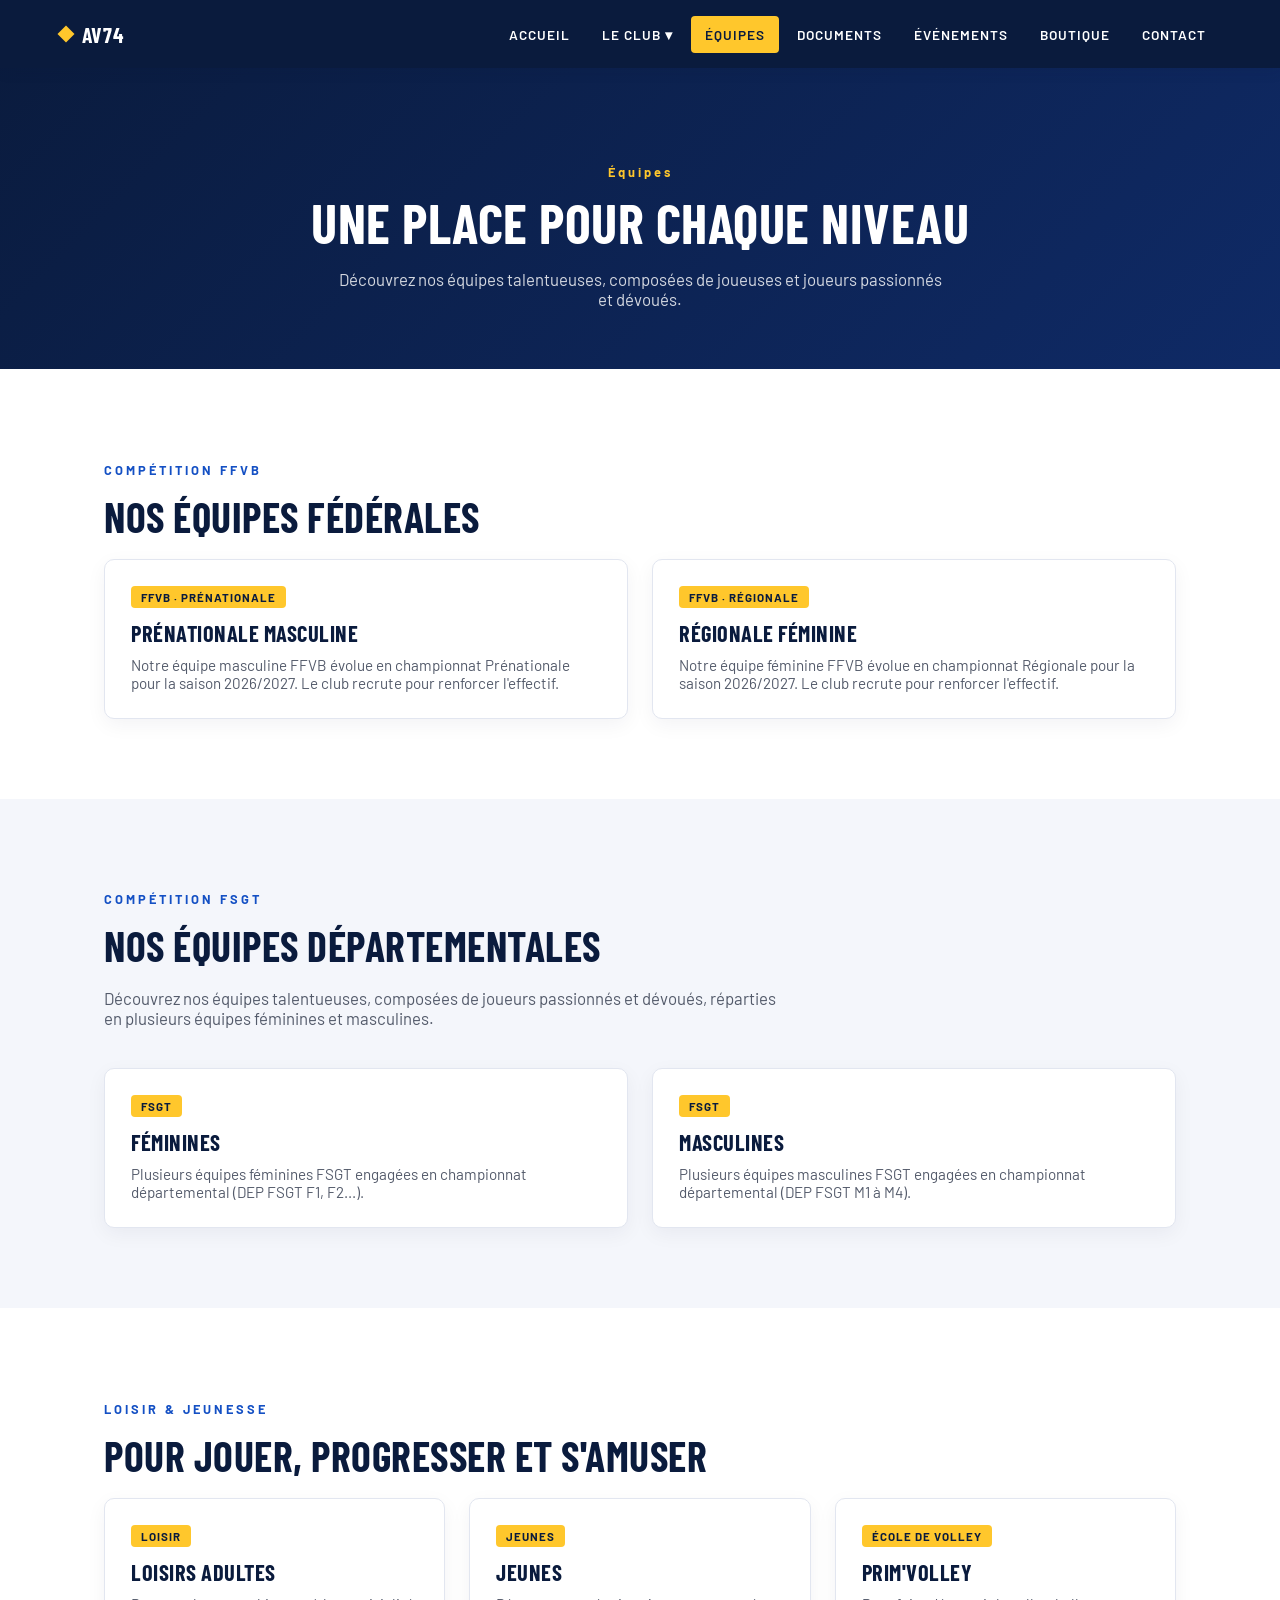
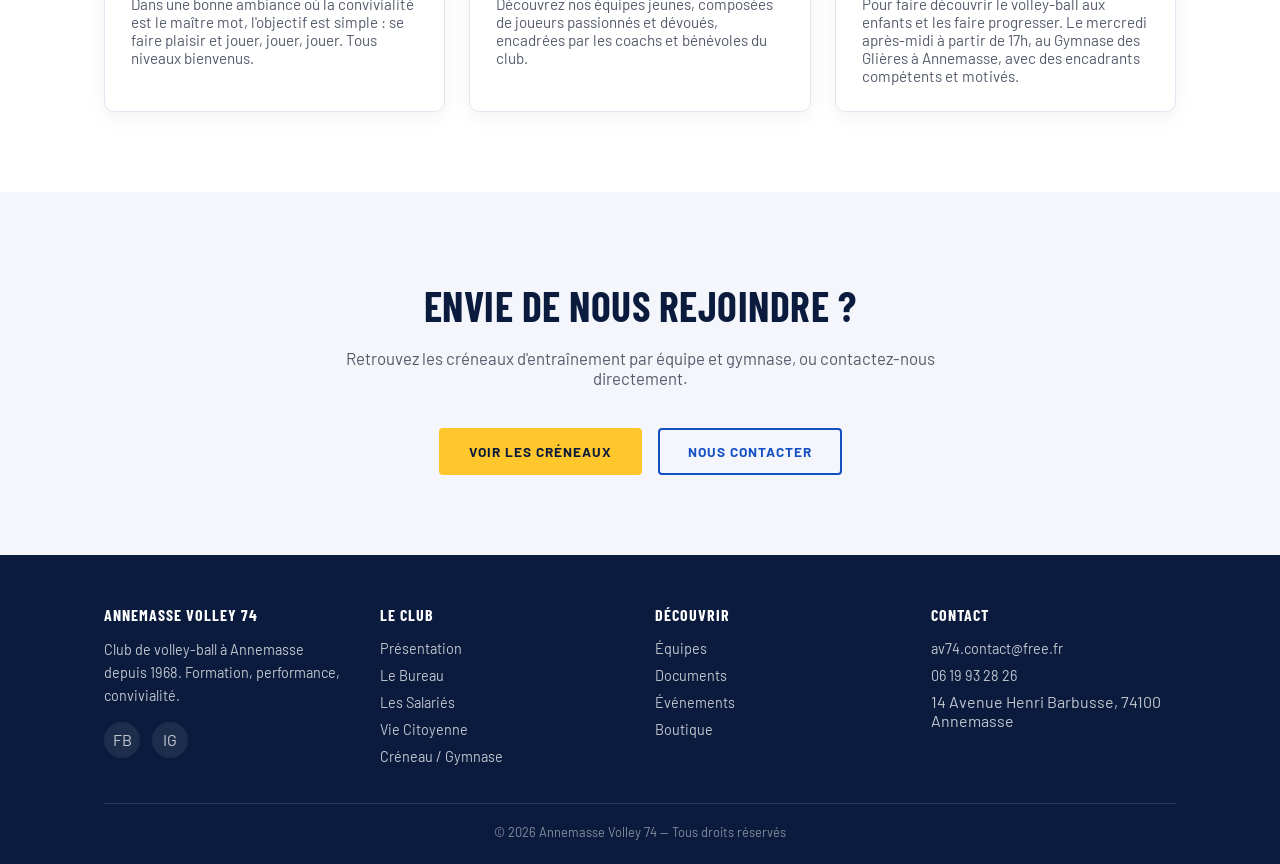
<file: equipes.html>
<!DOCTYPE html>
<html lang="fr">
<head>
<meta charset="UTF-8">
<meta name="viewport" content="width=device-width, initial-scale=1.0">
<title>Équipes | Annemasse Volley 74</title>
<meta name="description" content="Toutes les équipes d'Annemasse Volley 74 : Prénationale masculine, Régionale féminine, féminines, masculines, loisirs adultes, jeunes et Prim'Volley.">
<link rel="preconnect" href="https://fonts.googleapis.com">
<link href="https://fonts.googleapis.com/css2?family=Barlow:wght@400;500;600;700&family=Barlow+Condensed:wght@600;700&display=swap" rel="stylesheet">
<link rel="stylesheet" href="assets/css/style.css">
</head>
<body data-page="equipes">

<nav id="navbar">
    <div class="nav-inner">
        <a href="index.html" class="nav-brand"><span class="brand-mark"></span>AV74</a>
        <input type="checkbox" id="mobile-menu-check" class="mobile-check">
        <ul class="nav-links">
            <li><a href="index.html" data-page="accueil">Accueil</a></li>
            <li class="nav-item">
                <input type="checkbox" id="club-toggle" class="dropdown-check">
                <label for="club-toggle" class="nav-link" data-page="club">Le Club &#9662;</label>
                <ul>
                    <li><a href="le-club.html">Présentation</a></li>
                    <li><a href="bureau.html">Le Bureau</a></li>
                    <li><a href="salaries.html">Les Salariés</a></li>
                    <li><a href="vie-citoyenne.html">Vie Citoyenne</a></li>
                    <li><a href="creneaux.html">Créneau / Gymnase</a></li>
                </ul>
            </li>
            <li><a href="equipes.html" data-page="equipes">Équipes</a></li>
            <li><a href="documents.html" data-page="documents">Documents</a></li>
            <li><a href="evenements.html" data-page="evenements">Événements</a></li>
            <li><a href="boutique.html" data-page="boutique">Boutique</a></li>
            <li><a href="contact.html" data-page="contact">Contact</a></li>
        </ul>
        <label for="mobile-menu-check" class="nav-toggle" aria-label="Ouvrir le menu"><span></span><span></span><span></span></label>
    </div>
</nav>

<header class="page-header">
    <div class="container">
        <p class="eyebrow">Équipes</p>
        <h1>Une place pour chaque niveau</h1>
        <p>Découvrez nos équipes talentueuses, composées de joueuses et joueurs passionnés et dévoués.</p>
    </div>
</header>

<section class="section">
    <div class="container">
        <p class="section-title">Compétition FFVB</p>
        <h2 class="section-heading">Nos équipes fédérales</h2>
        <div class="grid grid-2 reveal">
            <div class="card" id="prenationale-masc">
                <span class="tag">FFVB · Prénationale</span>
                <h3>Prénationale Masculine</h3>
                <p>Notre équipe masculine FFVB évolue en championnat Prénationale pour la saison 2026/2027. Le club recrute pour renforcer l'effectif.</p>
            </div>
            <div class="card" id="regionale-fem">
                <span class="tag">FFVB · Régionale</span>
                <h3>Régionale Féminine</h3>
                <p>Notre équipe féminine FFVB évolue en championnat Régionale pour la saison 2026/2027. Le club recrute pour renforcer l'effectif.</p>
            </div>
        </div>
    </div>
</section>

<section class="section section-alt">
    <div class="container">
        <p class="section-title">Compétition FSGT</p>
        <h2 class="section-heading">Nos équipes départementales</h2>
        <p class="section-intro">Découvrez nos équipes talentueuses, composées de joueurs passionnés et dévoués, réparties en plusieurs équipes féminines et masculines.</p>
        <div class="grid grid-2 reveal">
            <div class="card" id="feminines">
                <span class="tag">FSGT</span>
                <h3>Féminines</h3>
                <p>Plusieurs équipes féminines FSGT engagées en championnat départemental (DEP FSGT F1, F2...).</p>
            </div>
            <div class="card" id="masculines">
                <span class="tag">FSGT</span>
                <h3>Masculines</h3>
                <p>Plusieurs équipes masculines FSGT engagées en championnat départemental (DEP FSGT M1 à M4).</p>
            </div>
        </div>
    </div>
</section>

<section class="section">
    <div class="container">
        <p class="section-title">Loisir & Jeunesse</p>
        <h2 class="section-heading">Pour jouer, progresser et s'amuser</h2>
        <div class="grid grid-3 reveal">
            <div class="card" id="loisirs-adultes">
                <span class="tag">Loisir</span>
                <h3>Loisirs Adultes</h3>
                <p>Dans une bonne ambiance où la convivialité est le maître mot, l'objectif est simple : se faire plaisir et jouer, jouer, jouer. Tous niveaux bienvenus.</p>
            </div>
            <div class="card" id="jeunes">
                <span class="tag">Jeunes</span>
                <h3>Jeunes</h3>
                <p>Découvrez nos équipes jeunes, composées de joueurs passionnés et dévoués, encadrées par les coachs et bénévoles du club.</p>
            </div>
            <div class="card" id="prim-volley">
                <span class="tag">École de volley</span>
                <h3>Prim'Volley</h3>
                <p>Pour faire découvrir le volley-ball aux enfants et les faire progresser. Le mercredi après-midi à partir de 17h, au Gymnase des Glières à Annemasse, avec des encadrants compétents et motivés.</p>
            </div>
        </div>
    </div>
</section>

<section class="section section-alt">
    <div class="container" style="text-align:center;">
        <h2 class="section-heading">Envie de nous rejoindre ?</h2>
        <p class="section-intro" style="margin-left:auto; margin-right:auto;">Retrouvez les créneaux d'entraînement par équipe et gymnase, ou contactez-nous directement.</p>
        <div class="hero-actions" style="justify-content:center;">
            <a href="creneaux.html" class="btn btn-primary" style="color:var(--bleu-nuit);">Voir les créneaux</a>
            <a href="contact.html" class="btn btn-outline" style="border-color:var(--bleu); color:var(--bleu);">Nous contacter</a>
        </div>
    </div>
</section>

<footer>
    <div class="container">
        <div class="footer-grid">
            <div>
                <h4>Annemasse Volley 74</h4>
                <p style="font-size:0.9rem; line-height:1.6;">Club de volley-ball à Annemasse depuis 1968. Formation, performance, convivialité.</p>
                <div class="footer-social">
                    <a href="https://www.facebook.com/profile.php?id=61589682020877" target="_blank" rel="noopener" aria-label="Facebook">FB</a>
                    <a href="https://www.instagram.com/annemasse_volley74" target="_blank" rel="noopener" aria-label="Instagram">IG</a>
                </div>
            </div>
            <div>
                <h4>Le Club</h4>
                <ul>
                    <li><a href="le-club.html">Présentation</a></li>
                    <li><a href="bureau.html">Le Bureau</a></li>
                    <li><a href="salaries.html">Les Salariés</a></li>
                    <li><a href="vie-citoyenne.html">Vie Citoyenne</a></li>
                    <li><a href="creneaux.html">Créneau / Gymnase</a></li>
                </ul>
            </div>
            <div>
                <h4>Découvrir</h4>
                <ul>
                    <li><a href="equipes.html">Équipes</a></li>
                    <li><a href="documents.html">Documents</a></li>
                    <li><a href="evenements.html">Événements</a></li>
                    <li><a href="boutique.html">Boutique</a></li>
                </ul>
            </div>
            <div>
                <h4>Contact</h4>
                <ul>
                    <li><a href="mailto:av74.contact@free.fr">av74.contact@free.fr</a></li>
                    <li><a href="tel:0619932826">06 19 93 28 26</a></li>
                    <li>14 Avenue Henri Barbusse, 74100 Annemasse</li>
                </ul>
            </div>
        </div>
        <div class="footer-bottom">© <span id="year"></span> Annemasse Volley 74 — Tous droits réservés</div>
    </div>
</footer>

<script src="assets/js/main.js"></script>
</body>
</html>
</file>
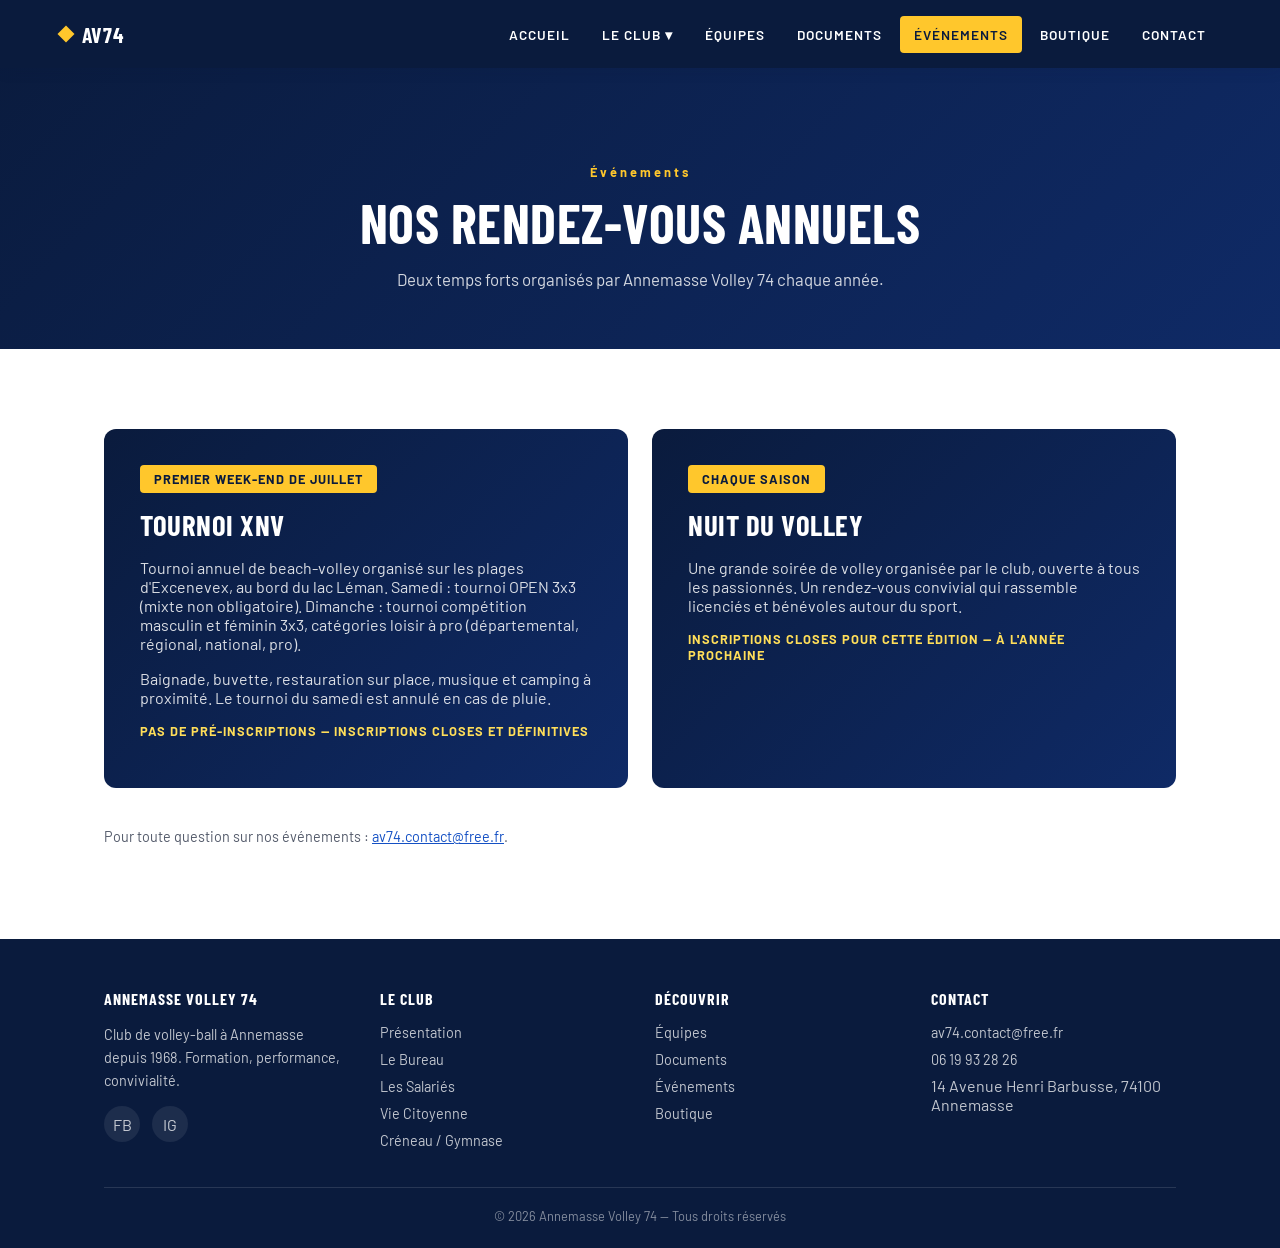
<file: evenements.html>
<!DOCTYPE html>
<html lang="fr">
<head>
<meta charset="UTF-8">
<meta name="viewport" content="width=device-width, initial-scale=1.0">
<title>Événements | Annemasse Volley 74</title>
<meta name="description" content="Tournoi XNV beach-volley à Excenevex et Nuit du Volley, les deux événements phares d'Annemasse Volley 74.">
<link rel="preconnect" href="https://fonts.googleapis.com">
<link href="https://fonts.googleapis.com/css2?family=Barlow:wght@400;500;600;700&family=Barlow+Condensed:wght@600;700&display=swap" rel="stylesheet">
<link rel="stylesheet" href="assets/css/style.css">
</head>
<body data-page="evenements">

<nav id="navbar">
    <div class="nav-inner">
        <a href="index.html" class="nav-brand"><span class="brand-mark"></span>AV74</a>
        <input type="checkbox" id="mobile-menu-check" class="mobile-check">
        <ul class="nav-links">
            <li><a href="index.html" data-page="accueil">Accueil</a></li>
            <li class="nav-item">
                <input type="checkbox" id="club-toggle" class="dropdown-check">
                <label for="club-toggle" class="nav-link" data-page="club">Le Club &#9662;</label>
                <ul>
                    <li><a href="le-club.html">Présentation</a></li>
                    <li><a href="bureau.html">Le Bureau</a></li>
                    <li><a href="salaries.html">Les Salariés</a></li>
                    <li><a href="vie-citoyenne.html">Vie Citoyenne</a></li>
                    <li><a href="creneaux.html">Créneau / Gymnase</a></li>
                </ul>
            </li>
            <li><a href="equipes.html" data-page="equipes">Équipes</a></li>
            <li><a href="documents.html" data-page="documents">Documents</a></li>
            <li><a href="evenements.html" data-page="evenements">Événements</a></li>
            <li><a href="boutique.html" data-page="boutique">Boutique</a></li>
            <li><a href="contact.html" data-page="contact">Contact</a></li>
        </ul>
        <label for="mobile-menu-check" class="nav-toggle" aria-label="Ouvrir le menu"><span></span><span></span><span></span></label>
    </div>
</nav>

<header class="page-header">
    <div class="container">
        <p class="eyebrow">Événements</p>
        <h1>Nos rendez-vous annuels</h1>
        <p>Deux temps forts organisés par Annemasse Volley 74 chaque année.</p>
    </div>
</header>

<section class="section">
    <div class="container">
        <div class="grid grid-2 reveal">
            <div class="event-card">
                <span class="date-tag">Premier week-end de juillet</span>
                <h3>Tournoi XNV</h3>
                <p>Tournoi annuel de beach-volley organisé sur les plages d'Excenevex, au bord du lac Léman. Samedi : tournoi OPEN 3x3 (mixte non obligatoire). Dimanche : tournoi compétition masculin et féminin 3x3, catégories loisir à pro (départemental, régional, national, pro).</p>
                <p>Baignade, buvette, restauration sur place, musique et camping à proximité. Le tournoi du samedi est annulé en cas de pluie.</p>
                <p class="status">Pas de pré-inscriptions — inscriptions closes et définitives</p>
            </div>
            <div class="event-card">
                <span class="date-tag">Chaque saison</span>
                <h3>Nuit du Volley</h3>
                <p>Une grande soirée de volley organisée par le club, ouverte à tous les passionnés. Un rendez-vous convivial qui rassemble licenciés et bénévoles autour du sport.</p>
                <p class="status">Inscriptions closes pour cette édition — à l'année prochaine</p>
            </div>
        </div>

        <p style="margin-top:40px; color:var(--texte-doux); font-size:0.9rem;">Pour toute question sur nos événements : <a href="mailto:av74.contact@free.fr" style="color:var(--bleu);">av74.contact@free.fr</a>.</p>
    </div>
</section>

<footer>
    <div class="container">
        <div class="footer-grid">
            <div>
                <h4>Annemasse Volley 74</h4>
                <p style="font-size:0.9rem; line-height:1.6;">Club de volley-ball à Annemasse depuis 1968. Formation, performance, convivialité.</p>
                <div class="footer-social">
                    <a href="https://www.facebook.com/profile.php?id=61589682020877" target="_blank" rel="noopener" aria-label="Facebook">FB</a>
                    <a href="https://www.instagram.com/annemasse_volley74" target="_blank" rel="noopener" aria-label="Instagram">IG</a>
                </div>
            </div>
            <div>
                <h4>Le Club</h4>
                <ul>
                    <li><a href="le-club.html">Présentation</a></li>
                    <li><a href="bureau.html">Le Bureau</a></li>
                    <li><a href="salaries.html">Les Salariés</a></li>
                    <li><a href="vie-citoyenne.html">Vie Citoyenne</a></li>
                    <li><a href="creneaux.html">Créneau / Gymnase</a></li>
                </ul>
            </div>
            <div>
                <h4>Découvrir</h4>
                <ul>
                    <li><a href="equipes.html">Équipes</a></li>
                    <li><a href="documents.html">Documents</a></li>
                    <li><a href="evenements.html">Événements</a></li>
                    <li><a href="boutique.html">Boutique</a></li>
                </ul>
            </div>
            <div>
                <h4>Contact</h4>
                <ul>
                    <li><a href="mailto:av74.contact@free.fr">av74.contact@free.fr</a></li>
                    <li><a href="tel:0619932826">06 19 93 28 26</a></li>
                    <li>14 Avenue Henri Barbusse, 74100 Annemasse</li>
                </ul>
            </div>
        </div>
        <div class="footer-bottom">© <span id="year"></span> Annemasse Volley 74 — Tous droits réservés</div>
    </div>
</footer>

<script src="assets/js/main.js"></script>
</body>
</html>
</file>
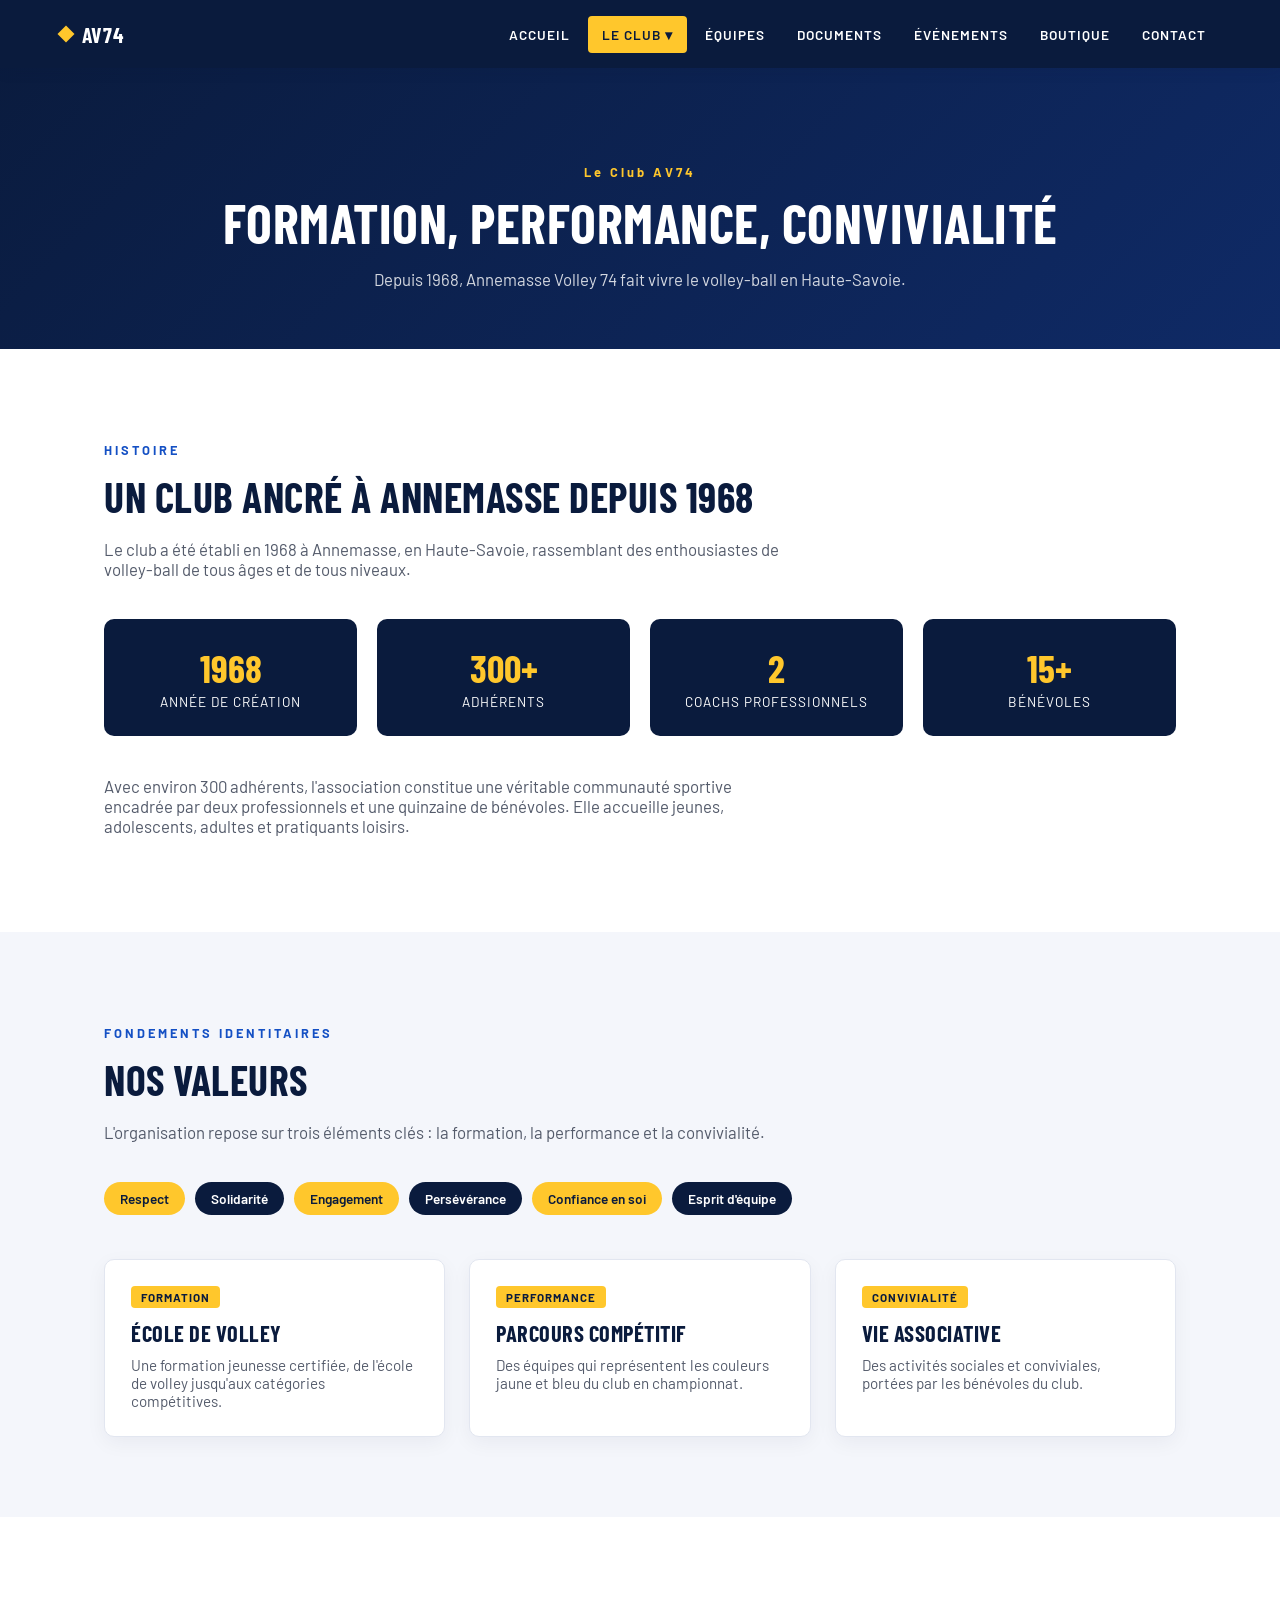
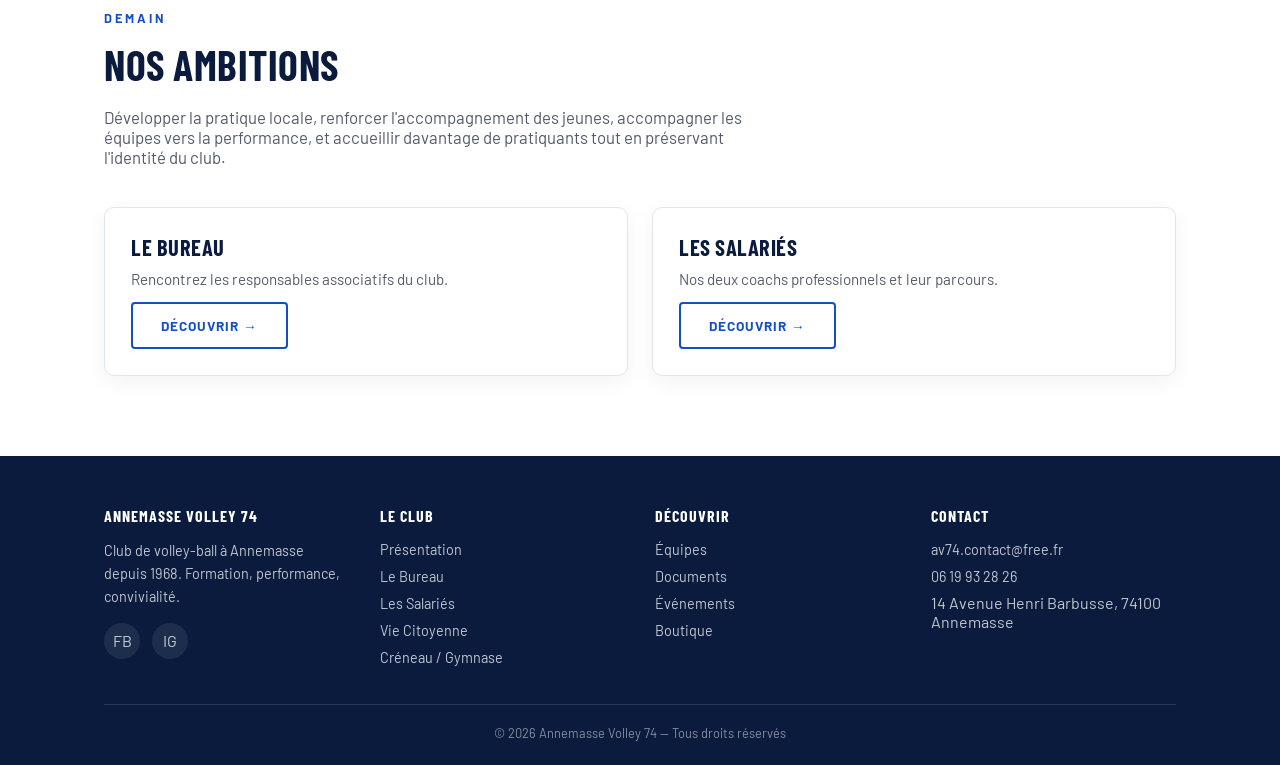
<file: le-club.html>
<!DOCTYPE html>
<html lang="fr">
<head>
<meta charset="UTF-8">
<meta name="viewport" content="width=device-width, initial-scale=1.0">
<title>Le Club | Annemasse Volley 74</title>
<meta name="description" content="Historique et présentation d'Annemasse Volley 74 : formation, performance, convivialité depuis 1968.">
<link rel="preconnect" href="https://fonts.googleapis.com">
<link href="https://fonts.googleapis.com/css2?family=Barlow:wght@400;500;600;700&family=Barlow+Condensed:wght@600;700&display=swap" rel="stylesheet">
<link rel="stylesheet" href="assets/css/style.css">
</head>
<body data-page="club">

<nav id="navbar">
    <div class="nav-inner">
        <a href="index.html" class="nav-brand"><span class="brand-mark"></span>AV74</a>
        <input type="checkbox" id="mobile-menu-check" class="mobile-check">
        <ul class="nav-links">
            <li><a href="index.html" data-page="accueil">Accueil</a></li>
            <li class="nav-item">
                <input type="checkbox" id="club-toggle" class="dropdown-check">
                <label for="club-toggle" class="nav-link" data-page="club">Le Club &#9662;</label>
                <ul>
                    <li><a href="le-club.html">Présentation</a></li>
                    <li><a href="bureau.html">Le Bureau</a></li>
                    <li><a href="salaries.html">Les Salariés</a></li>
                    <li><a href="vie-citoyenne.html">Vie Citoyenne</a></li>
                    <li><a href="creneaux.html">Créneau / Gymnase</a></li>
                </ul>
            </li>
            <li><a href="equipes.html" data-page="equipes">Équipes</a></li>
            <li><a href="documents.html" data-page="documents">Documents</a></li>
            <li><a href="evenements.html" data-page="evenements">Événements</a></li>
            <li><a href="boutique.html" data-page="boutique">Boutique</a></li>
            <li><a href="contact.html" data-page="contact">Contact</a></li>
        </ul>
        <label for="mobile-menu-check" class="nav-toggle" aria-label="Ouvrir le menu"><span></span><span></span><span></span></label>
    </div>
</nav>

<header class="page-header">
    <div class="container">
        <p class="eyebrow">Le Club AV74</p>
        <h1>Formation, performance, convivialité</h1>
        <p>Depuis 1968, Annemasse Volley 74 fait vivre le volley-ball en Haute-Savoie.</p>
    </div>
</header>

<section class="section">
    <div class="container">
        <p class="section-title">Histoire</p>
        <h2 class="section-heading">Un club ancré à Annemasse depuis 1968</h2>
        <p class="section-intro">Le club a été établi en 1968 à Annemasse, en Haute-Savoie, rassemblant des enthousiastes de volley-ball de tous âges et de tous niveaux.</p>

        <div class="stats-row reveal">
            <div class="stat"><span class="num">1968</span><span class="label">Année de création</span></div>
            <div class="stat"><span class="num">300+</span><span class="label">Adhérents</span></div>
            <div class="stat"><span class="num">2</span><span class="label">Coachs professionnels</span></div>
            <div class="stat"><span class="num">15+</span><span class="label">Bénévoles</span></div>
        </div>

        <p class="reveal" style="max-width:680px; color:var(--texte-doux); font-size:1.05rem;">
            Avec environ 300 adhérents, l'association constitue une véritable communauté sportive encadrée par deux professionnels et une quinzaine de bénévoles. Elle accueille jeunes, adolescents, adultes et pratiquants loisirs.
        </p>
    </div>
</section>

<section class="section section-alt">
    <div class="container">
        <p class="section-title">Fondements identitaires</p>
        <h2 class="section-heading">Nos valeurs</h2>
        <p class="section-intro">L'organisation repose sur trois éléments clés : la formation, la performance et la convivialité.</p>
        <div class="chips reveal">
            <span class="chip jaune">Respect</span>
            <span class="chip">Solidarité</span>
            <span class="chip jaune">Engagement</span>
            <span class="chip">Persévérance</span>
            <span class="chip jaune">Confiance en soi</span>
            <span class="chip">Esprit d'équipe</span>
        </div>

        <div class="grid grid-3 reveal" style="margin-top:44px;">
            <div class="card">
                <span class="tag">Formation</span>
                <h3>École de volley</h3>
                <p>Une formation jeunesse certifiée, de l'école de volley jusqu'aux catégories compétitives.</p>
            </div>
            <div class="card">
                <span class="tag">Performance</span>
                <h3>Parcours compétitif</h3>
                <p>Des équipes qui représentent les couleurs jaune et bleu du club en championnat.</p>
            </div>
            <div class="card">
                <span class="tag">Convivialité</span>
                <h3>Vie associative</h3>
                <p>Des activités sociales et conviviales, portées par les bénévoles du club.</p>
            </div>
        </div>
    </div>
</section>

<section class="section">
    <div class="container">
        <p class="section-title">Demain</p>
        <h2 class="section-heading">Nos ambitions</h2>
        <p class="section-intro reveal">Développer la pratique locale, renforcer l'accompagnement des jeunes, accompagner les équipes vers la performance, et accueillir davantage de pratiquants tout en préservant l'identité du club.</p>
        <div class="grid grid-2 reveal">
            <div class="card"><h3>Le Bureau</h3><p>Rencontrez les responsables associatifs du club.</p><a href="bureau.html" class="btn btn-outline" style="border-color:var(--bleu); color:var(--bleu); margin-top:14px;">Découvrir →</a></div>
            <div class="card"><h3>Les Salariés</h3><p>Nos deux coachs professionnels et leur parcours.</p><a href="salaries.html" class="btn btn-outline" style="border-color:var(--bleu); color:var(--bleu); margin-top:14px;">Découvrir →</a></div>
        </div>
    </div>
</section>

<footer>
    <div class="container">
        <div class="footer-grid">
            <div>
                <h4>Annemasse Volley 74</h4>
                <p style="font-size:0.9rem; line-height:1.6;">Club de volley-ball à Annemasse depuis 1968. Formation, performance, convivialité.</p>
                <div class="footer-social">
                    <a href="https://www.facebook.com/profile.php?id=61589682020877" target="_blank" rel="noopener" aria-label="Facebook">FB</a>
                    <a href="https://www.instagram.com/annemasse_volley74" target="_blank" rel="noopener" aria-label="Instagram">IG</a>
                </div>
            </div>
            <div>
                <h4>Le Club</h4>
                <ul>
                    <li><a href="le-club.html">Présentation</a></li>
                    <li><a href="bureau.html">Le Bureau</a></li>
                    <li><a href="salaries.html">Les Salariés</a></li>
                    <li><a href="vie-citoyenne.html">Vie Citoyenne</a></li>
                    <li><a href="creneaux.html">Créneau / Gymnase</a></li>
                </ul>
            </div>
            <div>
                <h4>Découvrir</h4>
                <ul>
                    <li><a href="equipes.html">Équipes</a></li>
                    <li><a href="documents.html">Documents</a></li>
                    <li><a href="evenements.html">Événements</a></li>
                    <li><a href="boutique.html">Boutique</a></li>
                </ul>
            </div>
            <div>
                <h4>Contact</h4>
                <ul>
                    <li><a href="mailto:av74.contact@free.fr">av74.contact@free.fr</a></li>
                    <li><a href="tel:0619932826">06 19 93 28 26</a></li>
                    <li>14 Avenue Henri Barbusse, 74100 Annemasse</li>
                </ul>
            </div>
        </div>
        <div class="footer-bottom">© <span id="year"></span> Annemasse Volley 74 — Tous droits réservés</div>
    </div>
</footer>

<script src="assets/js/main.js"></script>
</body>
</html>
</file>
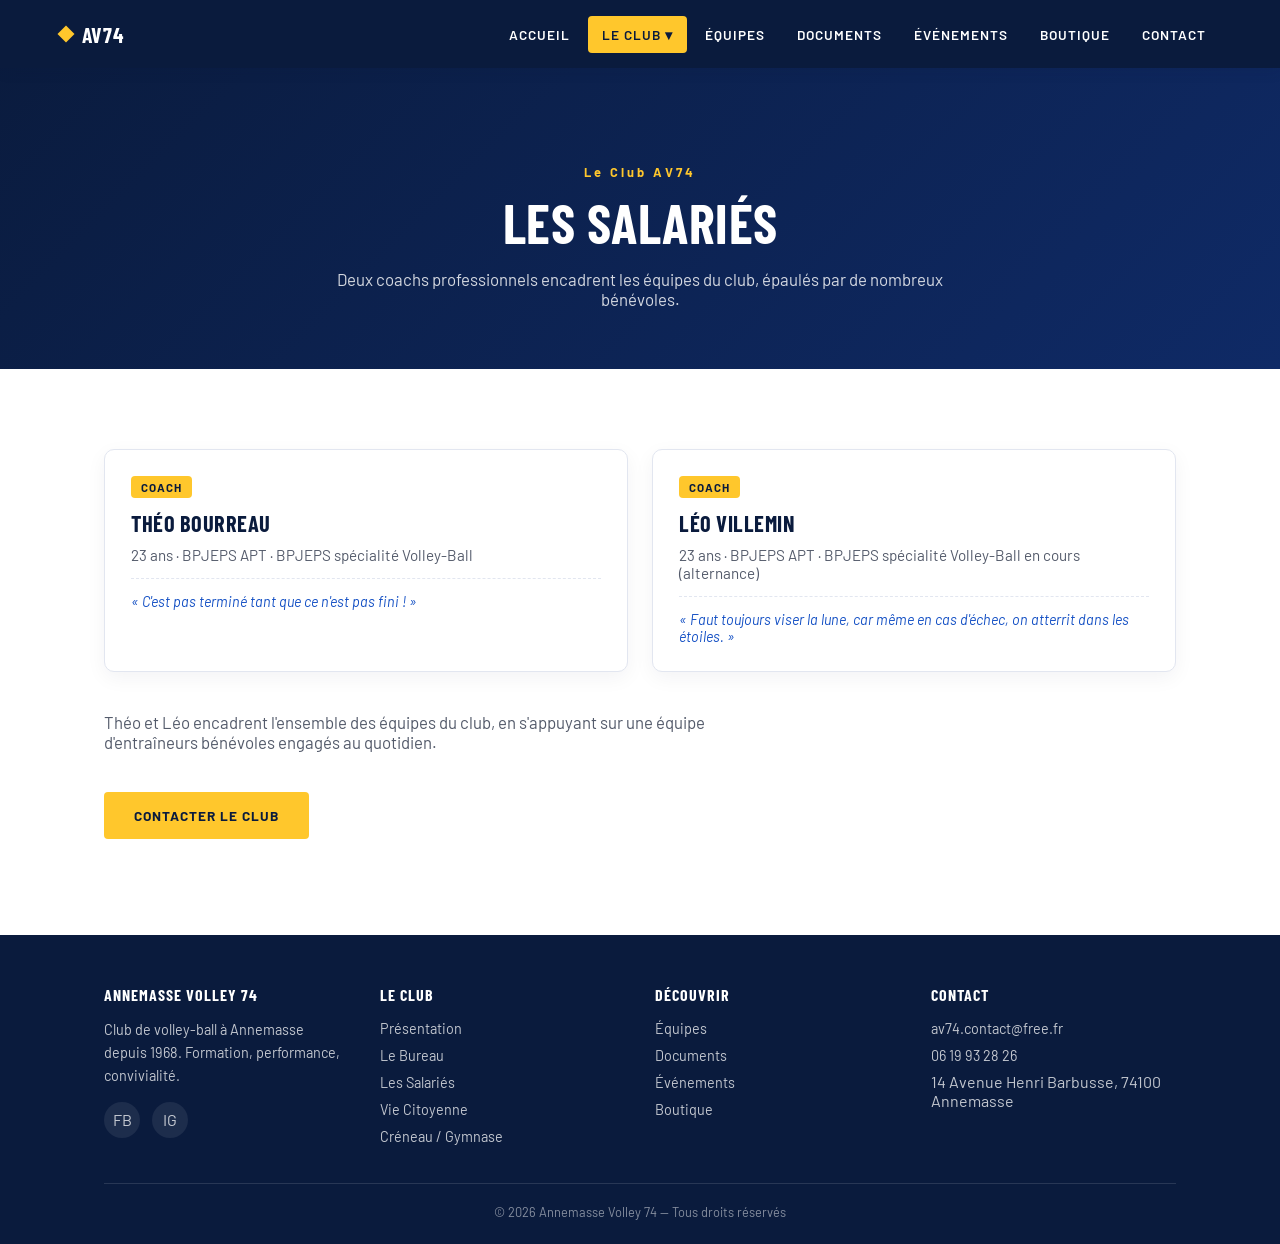
<file: salaries.html>
<!DOCTYPE html>
<html lang="fr">
<head>
<meta charset="UTF-8">
<meta name="viewport" content="width=device-width, initial-scale=1.0">
<title>Les Salariés | Annemasse Volley 74</title>
<meta name="description" content="Les coachs salariés d'Annemasse Volley 74 : Théo Bourreau et Léo Villemin.">
<link rel="preconnect" href="https://fonts.googleapis.com">
<link href="https://fonts.googleapis.com/css2?family=Barlow:wght@400;500;600;700&family=Barlow+Condensed:wght@600;700&display=swap" rel="stylesheet">
<link rel="stylesheet" href="assets/css/style.css">
</head>
<body data-page="club">

<nav id="navbar">
    <div class="nav-inner">
        <a href="index.html" class="nav-brand"><span class="brand-mark"></span>AV74</a>
        <input type="checkbox" id="mobile-menu-check" class="mobile-check">
        <ul class="nav-links">
            <li><a href="index.html" data-page="accueil">Accueil</a></li>
            <li class="nav-item">
                <input type="checkbox" id="club-toggle" class="dropdown-check">
                <label for="club-toggle" class="nav-link" data-page="club">Le Club &#9662;</label>
                <ul>
                    <li><a href="le-club.html">Présentation</a></li>
                    <li><a href="bureau.html">Le Bureau</a></li>
                    <li><a href="salaries.html">Les Salariés</a></li>
                    <li><a href="vie-citoyenne.html">Vie Citoyenne</a></li>
                    <li><a href="creneaux.html">Créneau / Gymnase</a></li>
                </ul>
            </li>
            <li><a href="equipes.html" data-page="equipes">Équipes</a></li>
            <li><a href="documents.html" data-page="documents">Documents</a></li>
            <li><a href="evenements.html" data-page="evenements">Événements</a></li>
            <li><a href="boutique.html" data-page="boutique">Boutique</a></li>
            <li><a href="contact.html" data-page="contact">Contact</a></li>
        </ul>
        <label for="mobile-menu-check" class="nav-toggle" aria-label="Ouvrir le menu"><span></span><span></span><span></span></label>
    </div>
</nav>

<header class="page-header">
    <div class="container">
        <p class="eyebrow">Le Club AV74</p>
        <h1>Les Salariés</h1>
        <p>Deux coachs professionnels encadrent les équipes du club, épaulés par de nombreux bénévoles.</p>
    </div>
</header>

<section class="section">
    <div class="container">
        <div class="grid grid-2 reveal">
            <div class="card">
                <span class="tag">Coach</span>
                <h3>Théo Bourreau</h3>
                <p>23 ans · BPJEPS APT · BPJEPS spécialité Volley-Ball</p>
                <p class="quote">« C'est pas terminé tant que ce n'est pas fini ! »</p>
            </div>
            <div class="card">
                <span class="tag">Coach</span>
                <h3>Léo Villemin</h3>
                <p>23 ans · BPJEPS APT · BPJEPS spécialité Volley-Ball en cours (alternance)</p>
                <p class="quote">« Faut toujours viser la lune, car même en cas d'échec, on atterrit dans les étoiles. »</p>
            </div>
        </div>

        <p class="section-intro" style="margin-top:40px;">
            Théo et Léo encadrent l'ensemble des équipes du club, en s'appuyant sur une équipe d'entraîneurs bénévoles engagés au quotidien.
        </p>

        <p><a href="mailto:av74.contact@free.fr" class="btn btn-primary">Contacter le club</a></p>
    </div>
</section>

<footer>
    <div class="container">
        <div class="footer-grid">
            <div>
                <h4>Annemasse Volley 74</h4>
                <p style="font-size:0.9rem; line-height:1.6;">Club de volley-ball à Annemasse depuis 1968. Formation, performance, convivialité.</p>
                <div class="footer-social">
                    <a href="https://www.facebook.com/profile.php?id=61589682020877" target="_blank" rel="noopener" aria-label="Facebook">FB</a>
                    <a href="https://www.instagram.com/annemasse_volley74" target="_blank" rel="noopener" aria-label="Instagram">IG</a>
                </div>
            </div>
            <div>
                <h4>Le Club</h4>
                <ul>
                    <li><a href="le-club.html">Présentation</a></li>
                    <li><a href="bureau.html">Le Bureau</a></li>
                    <li><a href="salaries.html">Les Salariés</a></li>
                    <li><a href="vie-citoyenne.html">Vie Citoyenne</a></li>
                    <li><a href="creneaux.html">Créneau / Gymnase</a></li>
                </ul>
            </div>
            <div>
                <h4>Découvrir</h4>
                <ul>
                    <li><a href="equipes.html">Équipes</a></li>
                    <li><a href="documents.html">Documents</a></li>
                    <li><a href="evenements.html">Événements</a></li>
                    <li><a href="boutique.html">Boutique</a></li>
                </ul>
            </div>
            <div>
                <h4>Contact</h4>
                <ul>
                    <li><a href="mailto:av74.contact@free.fr">av74.contact@free.fr</a></li>
                    <li><a href="tel:0619932826">06 19 93 28 26</a></li>
                    <li>14 Avenue Henri Barbusse, 74100 Annemasse</li>
                </ul>
            </div>
        </div>
        <div class="footer-bottom">© <span id="year"></span> Annemasse Volley 74 — Tous droits réservés</div>
    </div>
</footer>

<script src="assets/js/main.js"></script>
</body>
</html>
</file>
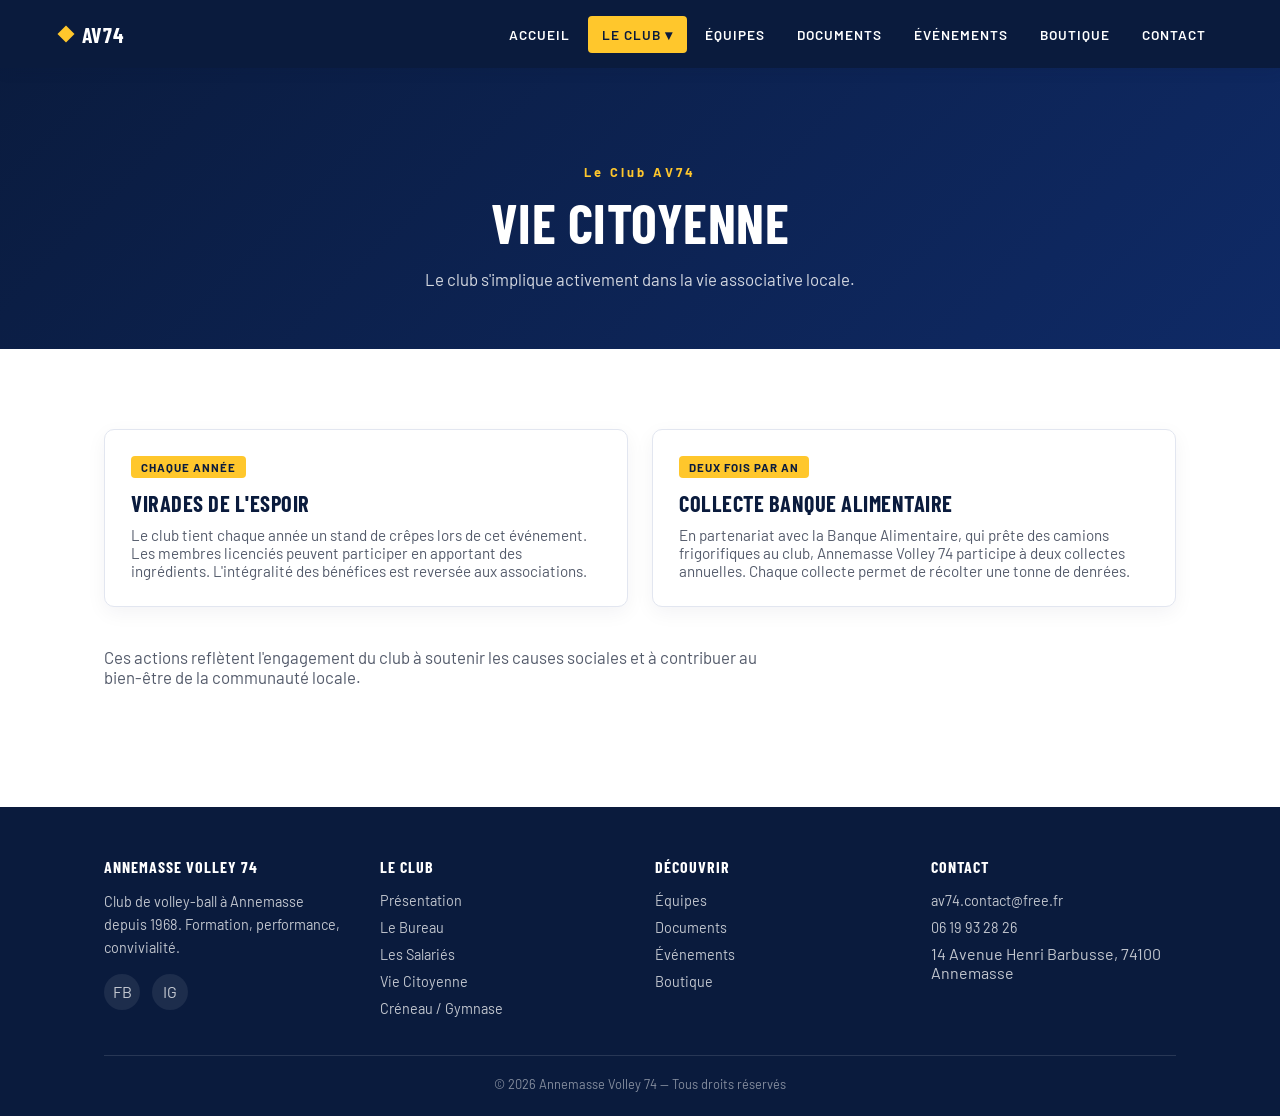
<file: vie-citoyenne.html>
<!DOCTYPE html>
<html lang="fr">
<head>
<meta charset="UTF-8">
<meta name="viewport" content="width=device-width, initial-scale=1.0">
<title>Vie Citoyenne | Annemasse Volley 74</title>
<meta name="description" content="L'engagement citoyen d'Annemasse Volley 74 : Virades de l'Espoir et collecte de la Banque Alimentaire.">
<link rel="preconnect" href="https://fonts.googleapis.com">
<link href="https://fonts.googleapis.com/css2?family=Barlow:wght@400;500;600;700&family=Barlow+Condensed:wght@600;700&display=swap" rel="stylesheet">
<link rel="stylesheet" href="assets/css/style.css">
</head>
<body data-page="club">

<nav id="navbar">
    <div class="nav-inner">
        <a href="index.html" class="nav-brand"><span class="brand-mark"></span>AV74</a>
        <input type="checkbox" id="mobile-menu-check" class="mobile-check">
        <ul class="nav-links">
            <li><a href="index.html" data-page="accueil">Accueil</a></li>
            <li class="nav-item">
                <input type="checkbox" id="club-toggle" class="dropdown-check">
                <label for="club-toggle" class="nav-link" data-page="club">Le Club &#9662;</label>
                <ul>
                    <li><a href="le-club.html">Présentation</a></li>
                    <li><a href="bureau.html">Le Bureau</a></li>
                    <li><a href="salaries.html">Les Salariés</a></li>
                    <li><a href="vie-citoyenne.html">Vie Citoyenne</a></li>
                    <li><a href="creneaux.html">Créneau / Gymnase</a></li>
                </ul>
            </li>
            <li><a href="equipes.html" data-page="equipes">Équipes</a></li>
            <li><a href="documents.html" data-page="documents">Documents</a></li>
            <li><a href="evenements.html" data-page="evenements">Événements</a></li>
            <li><a href="boutique.html" data-page="boutique">Boutique</a></li>
            <li><a href="contact.html" data-page="contact">Contact</a></li>
        </ul>
        <label for="mobile-menu-check" class="nav-toggle" aria-label="Ouvrir le menu"><span></span><span></span><span></span></label>
    </div>
</nav>

<header class="page-header">
    <div class="container">
        <p class="eyebrow">Le Club AV74</p>
        <h1>Vie Citoyenne</h1>
        <p>Le club s'implique activement dans la vie associative locale.</p>
    </div>
</header>

<section class="section">
    <div class="container">
        <div class="grid grid-2 reveal">
            <div class="card">
                <span class="tag">Chaque année</span>
                <h3>Virades de l'Espoir</h3>
                <p>Le club tient chaque année un stand de crêpes lors de cet événement. Les membres licenciés peuvent participer en apportant des ingrédients. L'intégralité des bénéfices est reversée aux associations.</p>
            </div>
            <div class="card">
                <span class="tag">Deux fois par an</span>
                <h3>Collecte Banque Alimentaire</h3>
                <p>En partenariat avec la Banque Alimentaire, qui prête des camions frigorifiques au club, Annemasse Volley 74 participe à deux collectes annuelles. Chaque collecte permet de récolter une tonne de denrées.</p>
            </div>
        </div>

        <p class="section-intro" style="margin-top:40px;">
            Ces actions reflètent l'engagement du club à soutenir les causes sociales et à contribuer au bien-être de la communauté locale.
        </p>
    </div>
</section>

<footer>
    <div class="container">
        <div class="footer-grid">
            <div>
                <h4>Annemasse Volley 74</h4>
                <p style="font-size:0.9rem; line-height:1.6;">Club de volley-ball à Annemasse depuis 1968. Formation, performance, convivialité.</p>
                <div class="footer-social">
                    <a href="https://www.facebook.com/profile.php?id=61589682020877" target="_blank" rel="noopener" aria-label="Facebook">FB</a>
                    <a href="https://www.instagram.com/annemasse_volley74" target="_blank" rel="noopener" aria-label="Instagram">IG</a>
                </div>
            </div>
            <div>
                <h4>Le Club</h4>
                <ul>
                    <li><a href="le-club.html">Présentation</a></li>
                    <li><a href="bureau.html">Le Bureau</a></li>
                    <li><a href="salaries.html">Les Salariés</a></li>
                    <li><a href="vie-citoyenne.html">Vie Citoyenne</a></li>
                    <li><a href="creneaux.html">Créneau / Gymnase</a></li>
                </ul>
            </div>
            <div>
                <h4>Découvrir</h4>
                <ul>
                    <li><a href="equipes.html">Équipes</a></li>
                    <li><a href="documents.html">Documents</a></li>
                    <li><a href="evenements.html">Événements</a></li>
                    <li><a href="boutique.html">Boutique</a></li>
                </ul>
            </div>
            <div>
                <h4>Contact</h4>
                <ul>
                    <li><a href="mailto:av74.contact@free.fr">av74.contact@free.fr</a></li>
                    <li><a href="tel:0619932826">06 19 93 28 26</a></li>
                    <li>14 Avenue Henri Barbusse, 74100 Annemasse</li>
                </ul>
            </div>
        </div>
        <div class="footer-bottom">© <span id="year"></span> Annemasse Volley 74 — Tous droits réservés</div>
    </div>
</footer>

<script src="assets/js/main.js"></script>
</body>
</html>
</file>
<file: assets/css/style.css>
/* ============================================================
   ANNEMASSE VOLLEY 74 — site du club
   style.css
   ============================================================ */

/* ── Variables — palette du club (jaune / bleu) ────────────── */
:root {
    --bleu-nuit:     #0A1B3D;
    --bleu-fonce:    #0F2A66;
    --bleu:          #1450C4;
    --bleu-clair:    #4A8CFF;
    --jaune:         #FFC72C;
    --jaune-vif:     #FFDE59;
    --blanc:         #FFFFFF;
    --gris-clair:    #F4F6FB;
    --gris-bordure:  #E2E6F0;
    --texte:         #1B1F2A;
    --texte-doux:    #545B6B;
    --ombre:         rgba(10, 27, 61, 0.12);
}

/* ── Reset / Base ───────────────────────────────────────────── */
* { box-sizing: border-box; }

html { scroll-behavior: smooth; }

body {
    margin: 0;
    font-family: 'Barlow', sans-serif;
    color: var(--texte);
    background-color: var(--blanc);
    -webkit-font-smoothing: antialiased;
}

img { max-width: 100%; display: block; }

a { color: inherit; }

h1, h2, h3, h4 {
    font-family: 'Barlow Condensed', sans-serif;
    text-transform: uppercase;
    margin: 0;
    letter-spacing: 0.5px;
}

.container {
    max-width: 1120px;
    margin: 0 auto;
    padding: 0 24px;
}

/* ── NAVIGATION ─────────────────────────────────────────────── */
nav#navbar {
    position: fixed;
    top: 0;
    left: 0;
    width: 100%;
    background: var(--bleu-nuit);
    z-index: 1000;
    transition: transform 0.35s ease-in-out, box-shadow 0.3s ease;
    transform: translateY(0);
    box-shadow: 0 2px 14px var(--ombre);
}

nav#navbar.nav-hidden { transform: translateY(-100%); }

.nav-inner {
    max-width: 1200px;
    margin: 0 auto;
    padding: 0 20px;
    display: flex;
    align-items: center;
    justify-content: space-between;
    height: 68px;
}

.nav-brand {
    display: flex;
    align-items: center;
    gap: 10px;
    text-decoration: none;
    color: var(--blanc);
    font-family: 'Barlow Condensed', sans-serif;
    font-weight: 700;
    font-size: 1.35rem;
    letter-spacing: 1px;
    text-transform: uppercase;
    white-space: nowrap;
}

.nav-brand .brand-mark {
    display: inline-block;
    width: 12px;
    height: 12px;
    background: var(--jaune);
    transform: rotate(45deg);
}

.nav-links {
    display: flex;
    align-items: center;
    gap: 4px;
}

.nav-links > li { position: relative; list-style: none; }

/* Checkboxes de contrôle (menu mobile + sous-menu tactile) : cachées */
.mobile-check, .dropdown-check { display: none; }

.nav-links a,
.nav-links label.nav-link {
    display: block;
    text-decoration: none;
    color: var(--blanc);
    text-transform: uppercase;
    font-size: 0.85rem;
    font-weight: 600;
    letter-spacing: 1px;
    padding: 10px 14px;
    border-radius: 4px;
    transition: color 0.2s ease, background 0.2s ease;
    white-space: nowrap;
    cursor: pointer;
}

.nav-links a:hover,
.nav-links a.active,
.nav-links label.nav-link:hover,
.nav-links label.nav-link.active {
    color: var(--bleu-nuit);
    background: var(--jaune);
}

.nav-links ul {
    list-style: none;
    margin: 0;
    padding: 8px;
    position: absolute;
    top: 100%;
    left: 0;
    background: var(--blanc);
    border-radius: 8px;
    box-shadow: 0 12px 30px var(--ombre);
    min-width: 220px;
    opacity: 0;
    visibility: hidden;
    transform: translateY(6px);
    transition: opacity 0.2s ease, transform 0.2s ease, visibility 0.2s;
}

.nav-links li.nav-item:hover > ul,
.dropdown-check:checked ~ ul {
    opacity: 1;
    visibility: visible;
    transform: translateY(0);
}

.nav-links ul a {
    color: var(--texte);
    padding: 9px 12px;
}

.nav-links ul a:hover { background: var(--gris-clair); color: var(--bleu); }

.nav-toggle {
    display: none;
    flex-direction: column;
    gap: 5px;
    background: none;
    border: none;
    cursor: pointer;
    padding: 6px;
}

.nav-toggle span {
    display: block;
    width: 26px;
    height: 3px;
    background: var(--blanc);
    border-radius: 2px;
}

/* ── PAGE HEADER (bannière de page, hors accueil) ────────────── */
.page-header {
    background: linear-gradient(135deg, var(--bleu-nuit), var(--bleu-fonce));
    color: var(--blanc);
    padding: 150px 0 60px;
    text-align: center;
}

.page-header .eyebrow {
    display: inline-block;
    color: var(--jaune);
    font-weight: 700;
    letter-spacing: 3px;
    font-size: 0.8rem;
    margin-bottom: 10px;
}

.page-header h1 {
    font-size: clamp(2.2rem, 5vw, 3.4rem);
}

.page-header p {
    max-width: 620px;
    margin: 14px auto 0;
    color: rgba(255,255,255,0.82);
    font-size: 1.05rem;
}

/* ── HERO (accueil) ───────────────────────────────────────────── */
.hero {
    position: relative;
    min-height: 100vh;
    display: flex;
    align-items: center;
    background:
        radial-gradient(circle at 20% 20%, rgba(20,80,196,0.55), transparent 45%),
        linear-gradient(160deg, var(--bleu-nuit) 0%, var(--bleu-fonce) 55%, var(--bleu) 130%);
    color: var(--blanc);
    overflow: hidden;
    padding: 120px 0 60px;
}

.hero::after {
    content: "";
    position: absolute;
    inset: 0;
    background: repeating-linear-gradient(45deg, rgba(255,255,255,0.03) 0 2px, transparent 2px 40px);
    pointer-events: none;
}

.hero-content { position: relative; z-index: 1; }

.hero .eyebrow {
    color: var(--jaune);
    font-weight: 700;
    letter-spacing: 4px;
    font-size: 0.85rem;
}

.hero h1 {
    font-size: clamp(2.6rem, 7vw, 4.8rem);
    line-height: 1;
    margin: 14px 0 18px;
}

.hero h1 span { color: var(--jaune); }

.hero p.lead {
    max-width: 560px;
    font-size: 1.15rem;
    color: rgba(255,255,255,0.85);
    margin-bottom: 30px;
}

.hero-actions { display: flex; gap: 16px; flex-wrap: wrap; }

.btn {
    display: inline-block;
    padding: 13px 28px;
    border-radius: 4px;
    text-decoration: none;
    font-weight: 700;
    text-transform: uppercase;
    letter-spacing: 1px;
    font-size: 0.85rem;
    transition: transform 0.2s ease, box-shadow 0.2s ease, background 0.2s ease;
    border: 2px solid transparent;
}

.btn-primary {
    background: var(--jaune);
    color: var(--bleu-nuit);
}

.btn-primary:hover {
    transform: translateY(-2px);
    box-shadow: 0 10px 24px rgba(255,199,44,0.35);
}

.btn-outline {
    border-color: rgba(255,255,255,0.6);
    color: var(--blanc);
}

.btn-outline:hover {
    background: rgba(255,255,255,0.1);
    transform: translateY(-2px);
}

/* ── SECTIONS ─────────────────────────────────────────────────── */
.section {
    padding: 80px 0;
}

.section-alt { background: var(--gris-clair); }

.section-title {
    color: var(--bleu);
    font-weight: 700;
    letter-spacing: 3px;
    font-size: 0.8rem;
    text-transform: uppercase;
}

.section-heading {
    font-size: clamp(1.8rem, 4vw, 2.6rem);
    margin: 8px 0 18px;
    color: var(--bleu-nuit);
}

.section-intro {
    max-width: 680px;
    color: var(--texte-doux);
    font-size: 1.05rem;
    margin-bottom: 40px;
}

/* ── CARDS / GRIDS ────────────────────────────────────────────── */
.grid {
    display: grid;
    gap: 24px;
}

.grid-2 { grid-template-columns: repeat(auto-fit, minmax(260px, 1fr)); }
.grid-3 { grid-template-columns: repeat(auto-fit, minmax(240px, 1fr)); }
.grid-4 { grid-template-columns: repeat(auto-fit, minmax(200px, 1fr)); }

.card {
    background: var(--blanc);
    border: 1px solid var(--gris-bordure);
    border-radius: 10px;
    padding: 26px;
    box-shadow: 0 6px 20px rgba(10,27,61,0.05);
    transition: transform 0.25s ease, box-shadow 0.25s ease;
}

.card:hover {
    transform: translateY(-4px);
    box-shadow: 0 16px 32px var(--ombre);
}

.card .tag {
    display: inline-block;
    background: var(--jaune);
    color: var(--bleu-nuit);
    font-weight: 700;
    font-size: 0.72rem;
    letter-spacing: 1px;
    text-transform: uppercase;
    padding: 4px 10px;
    border-radius: 4px;
    margin-bottom: 12px;
}

.card h3 {
    font-size: 1.4rem;
    color: var(--bleu-nuit);
    margin-bottom: 10px;
}

.card p { color: var(--texte-doux); margin: 0; font-size: 0.95rem; }

.card .quote {
    margin-top: 14px;
    padding-top: 14px;
    border-top: 1px dashed var(--gris-bordure);
    font-style: italic;
    color: var(--bleu);
    font-size: 0.9rem;
}

/* ── INFO BLOCKS (accueil : inscriptions / recrutement) ─────── */
.info-block {
    background: var(--blanc);
    border-left: 4px solid var(--jaune);
    border-radius: 8px;
    padding: 24px 26px;
    box-shadow: 0 6px 20px rgba(10,27,61,0.05);
}

.info-block h3 { color: var(--bleu-nuit); font-size: 1.25rem; margin-bottom: 8px; }
.info-block p { color: var(--texte-doux); margin: 0 0 14px; }

/* ── VALEURS (chips) ──────────────────────────────────────────── */
.chips { display: flex; flex-wrap: wrap; gap: 10px; margin-top: 20px; }

.chip {
    background: var(--bleu-nuit);
    color: var(--blanc);
    padding: 8px 16px;
    border-radius: 20px;
    font-size: 0.85rem;
    font-weight: 600;
}

.chip.jaune { background: var(--jaune); color: var(--bleu-nuit); }

/* ── TABLEAU CRENEAUX ─────────────────────────────────────────── */
.table-wrap { overflow-x: auto; border-radius: 10px; box-shadow: 0 6px 20px rgba(10,27,61,0.06); }

table.creneaux {
    width: 100%;
    border-collapse: collapse;
    min-width: 900px;
    background: var(--blanc);
}

table.creneaux th, table.creneaux td {
    border: 1px solid var(--gris-bordure);
    padding: 10px 12px;
    font-size: 0.85rem;
    text-align: center;
    vertical-align: middle;
}

table.creneaux thead th {
    background: var(--bleu-nuit);
    color: var(--blanc);
    text-transform: uppercase;
    letter-spacing: 0.5px;
    font-size: 0.78rem;
}

table.creneaux td.gymnase {
    font-weight: 700;
    color: var(--bleu-nuit);
    text-align: left;
}

table.creneaux td.horaire { font-weight: 600; color: var(--texte-doux); white-space: nowrap; }

table.creneaux td.vide { color: var(--gris-bordure); }

.gym-glieres { background: #FFF6D8; }
.gym-saleve { background: #E4F3E6; }
.gym-cergues { background: #DDEEFB; }
.gym-louise-michel { background: #F6E3F1; }
.gym-pralere { background: #FBE7D8; }
.gym-bellivier { background: #DEFAF8; }

/* ── LEGENDE GYMNASES ─────────────────────────────────────────── */
.legend { display: flex; flex-wrap: wrap; gap: 12px; margin-top: 20px; }
.legend-item { display: flex; align-items: center; gap: 8px; font-size: 0.85rem; color: var(--texte-doux); }
.legend-swatch { width: 14px; height: 14px; border-radius: 3px; display: inline-block; }

/* ── TIMELINE / HISTOIRE ──────────────────────────────────────── */
.stats-row {
    display: grid;
    grid-template-columns: repeat(auto-fit, minmax(160px, 1fr));
    gap: 20px;
    margin: 40px 0;
}

.stat {
    text-align: center;
    background: var(--bleu-nuit);
    color: var(--blanc);
    padding: 26px 16px;
    border-radius: 10px;
}

.stat .num {
    font-family: 'Barlow Condensed', sans-serif;
    font-size: 2.4rem;
    font-weight: 700;
    color: var(--jaune);
    display: block;
}

.stat .label { font-size: 0.85rem; letter-spacing: 1px; text-transform: uppercase; }

/* ── DOCUMENTS ────────────────────────────────────────────────── */
.doc-list { list-style: none; margin: 0; padding: 0; }

.doc-list li {
    display: flex;
    align-items: center;
    justify-content: space-between;
    gap: 12px;
    padding: 14px 18px;
    border-bottom: 1px solid var(--gris-bordure);
}

.doc-list li:first-child { border-top: 1px solid var(--gris-bordure); }

.doc-list .doc-name { font-weight: 600; color: var(--texte); }
.doc-list .doc-name small { display: block; font-weight: 400; color: var(--texte-doux); }

.doc-badge {
    background: var(--gris-clair);
    color: var(--bleu);
    font-size: 0.7rem;
    font-weight: 700;
    letter-spacing: 1px;
    padding: 4px 10px;
    border-radius: 4px;
    text-decoration: none;
    border: 1px solid var(--gris-bordure);
    white-space: nowrap;
}

.doc-badge:hover { background: var(--bleu); color: var(--blanc); }

/* ── EVENEMENTS ───────────────────────────────────────────────── */
.event-card {
    background: linear-gradient(135deg, var(--bleu-nuit), var(--bleu-fonce));
    color: var(--blanc);
    border-radius: 12px;
    padding: 36px;
    position: relative;
    overflow: hidden;
}

.event-card .date-tag {
    display: inline-block;
    background: var(--jaune);
    color: var(--bleu-nuit);
    font-weight: 700;
    padding: 6px 14px;
    border-radius: 4px;
    font-size: 0.8rem;
    letter-spacing: 1px;
    text-transform: uppercase;
    margin-bottom: 14px;
}

.event-card h3 { font-size: 1.8rem; margin-bottom: 10px; }
.event-card p { color: rgba(255,255,255,0.85); }
.event-card .status { margin-top: 16px; font-weight: 700; color: var(--jaune-vif); text-transform: uppercase; font-size: 0.8rem; letter-spacing: 1px; }

/* ── BOUTIQUE ─────────────────────────────────────────────────── */
.product-card { text-align: center; }
.product-card .price {
    font-family: 'Barlow Condensed', sans-serif;
    font-size: 1.8rem;
    font-weight: 700;
    color: var(--bleu);
    margin-top: 8px;
}

/* ── CONTACT ──────────────────────────────────────────────────── */
.contact-grid {
    display: grid;
    grid-template-columns: repeat(auto-fit, minmax(220px, 1fr));
    gap: 24px;
}

.contact-item {
    background: var(--blanc);
    border: 1px solid var(--gris-bordure);
    border-radius: 10px;
    padding: 24px;
    text-align: center;
}

.contact-item .icon { font-size: 1.8rem; margin-bottom: 10px; }
.contact-item h3 { font-size: 1.1rem; color: var(--bleu-nuit); margin-bottom: 6px; }
.contact-item a, .contact-item p { color: var(--texte-doux); text-decoration: none; font-size: 0.95rem; margin: 0; }
.contact-item a:hover { color: var(--bleu); }

.map-embed { border-radius: 10px; overflow: hidden; border: 1px solid var(--gris-bordure); margin-top: 40px; }
.map-embed iframe { width: 100%; height: 360px; border: 0; display: block; }

/* ── FOOTER ───────────────────────────────────────────────────── */
footer {
    background: var(--bleu-nuit);
    color: rgba(255,255,255,0.75);
    padding: 50px 0 24px;
}

.footer-grid {
    display: grid;
    grid-template-columns: repeat(auto-fit, minmax(200px, 1fr));
    gap: 30px;
    padding-bottom: 30px;
    border-bottom: 1px solid rgba(255,255,255,0.12);
}

footer h4 { color: var(--blanc); font-size: 1rem; margin-bottom: 14px; letter-spacing: 1px; }
footer ul { list-style: none; margin: 0; padding: 0; }
footer li { margin-bottom: 8px; }
footer a { text-decoration: none; color: rgba(255,255,255,0.75); font-size: 0.9rem; transition: color 0.2s ease; }
footer a:hover { color: var(--jaune); }

.footer-social { display: flex; gap: 12px; margin-top: 6px; }
.footer-social a {
    width: 36px; height: 36px;
    display: flex; align-items: center; justify-content: center;
    background: rgba(255,255,255,0.08);
    border-radius: 50%;
    font-size: 1rem;
}
.footer-social a:hover { background: var(--jaune); color: var(--bleu-nuit); }

.footer-bottom {
    text-align: center;
    font-size: 0.8rem;
    color: rgba(255,255,255,0.5);
    padding-top: 20px;
}

/* ── PLACEHOLDER (contenu à compléter) ───────────────────────── */
.placeholder-block {
    border: 2px dashed var(--jaune);
    background: #FFFCF0;
    border-radius: 10px;
    padding: 24px;
    color: var(--texte-doux);
    font-size: 0.95rem;
}

.placeholder-block strong { color: var(--bleu-nuit); }

/* ── REVEAL AU SCROLL ─────────────────────────────────────────── */
.reveal-init { opacity: 0; transform: translateY(24px); transition: opacity 0.6s ease, transform 0.6s ease; }
.reveal-init.in-view { opacity: 1; transform: translateY(0); }

/* ── RESPONSIVE ───────────────────────────────────────────────── */
@media (max-width: 900px) {
    .nav-toggle { display: flex; }

    .nav-links {
        position: absolute;
        top: 68px;
        left: 0;
        width: 100%;
        background: var(--bleu-nuit);
        flex-direction: column;
        align-items: stretch;
        padding: 10px 16px 20px;
        display: none;
        gap: 0;
        max-height: calc(100vh - 68px);
        overflow-y: auto;
    }

    #mobile-menu-check:checked ~ .nav-links { display: flex; }

    .nav-links > li { width: 100%; }

    .nav-links ul {
        position: static;
        opacity: 1;
        visibility: visible;
        transform: none;
        box-shadow: none;
        background: rgba(255,255,255,0.06);
        display: none;
        min-width: 0;
    }

    .dropdown-check:checked ~ ul { display: block; }

    .nav-links ul a { color: rgba(255,255,255,0.85); }
    .nav-links ul a:hover { background: rgba(255,255,255,0.1); color: var(--jaune); }
}
</file>
